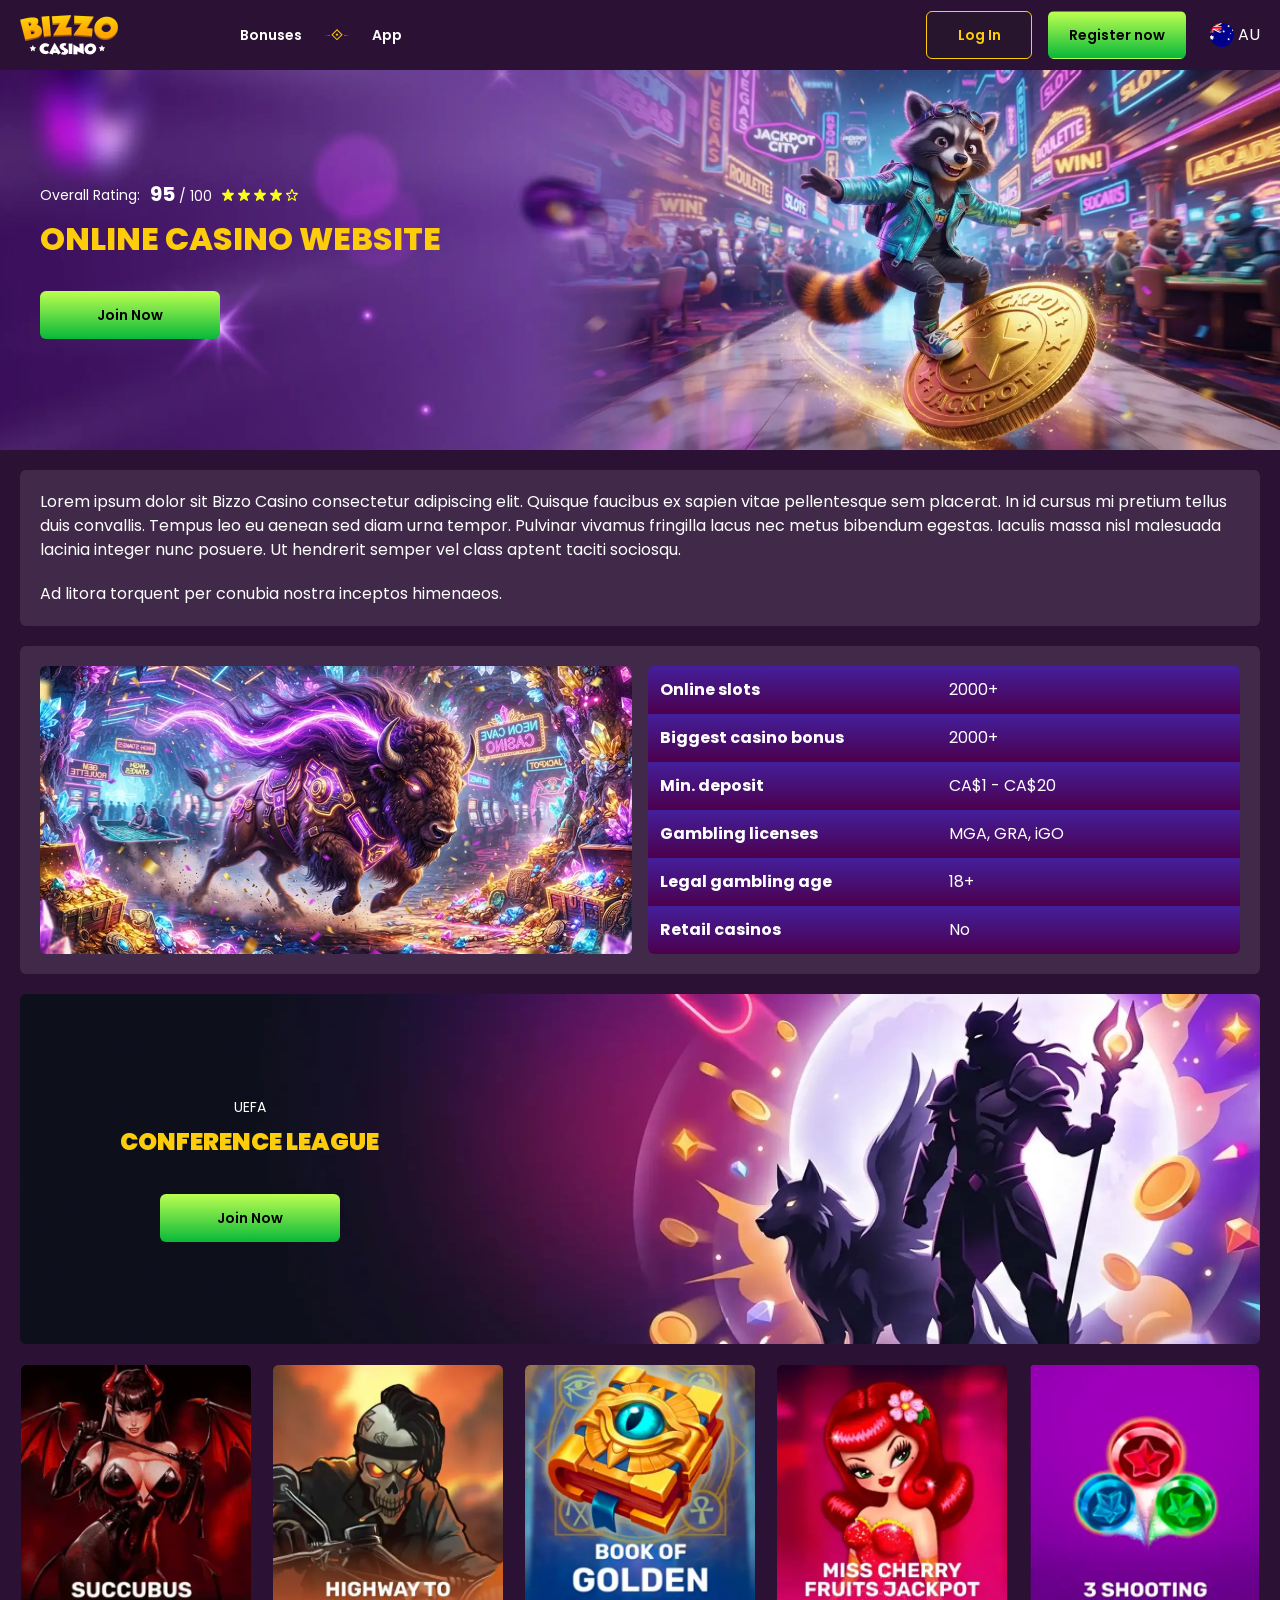
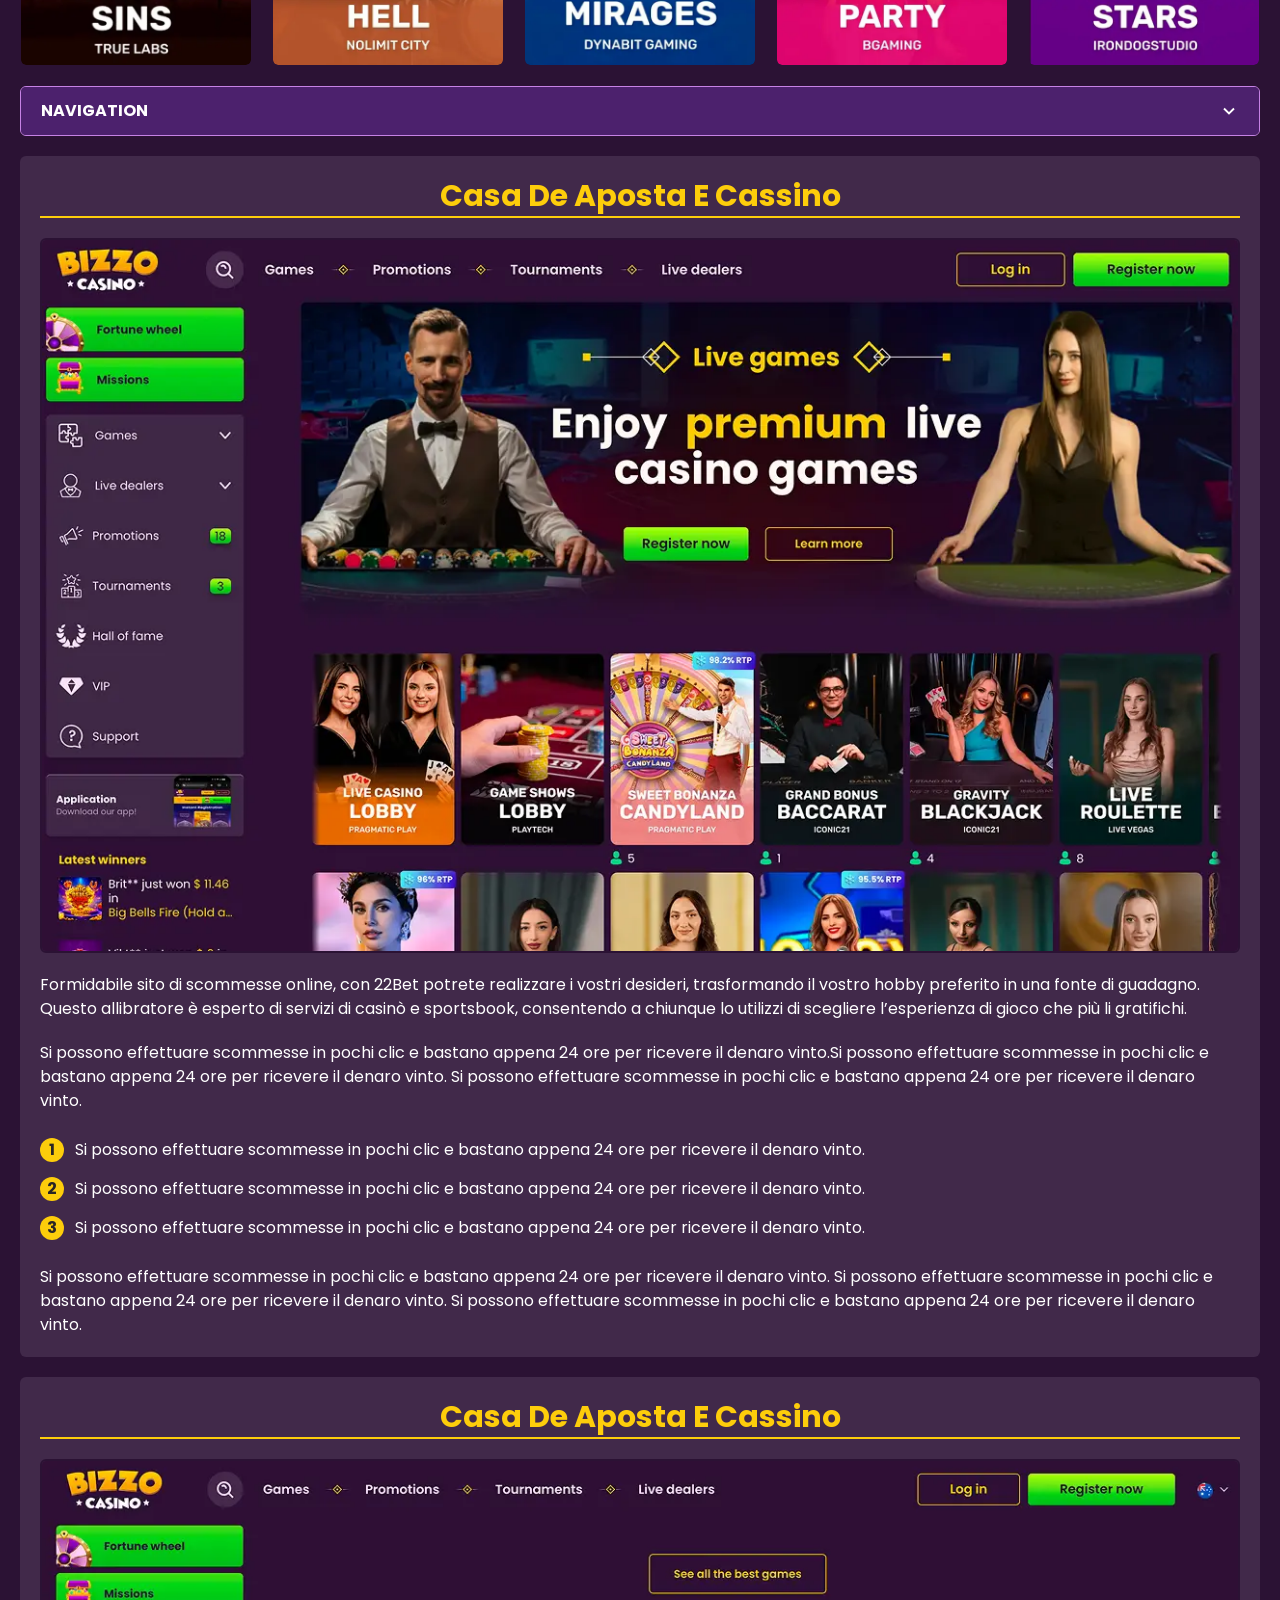
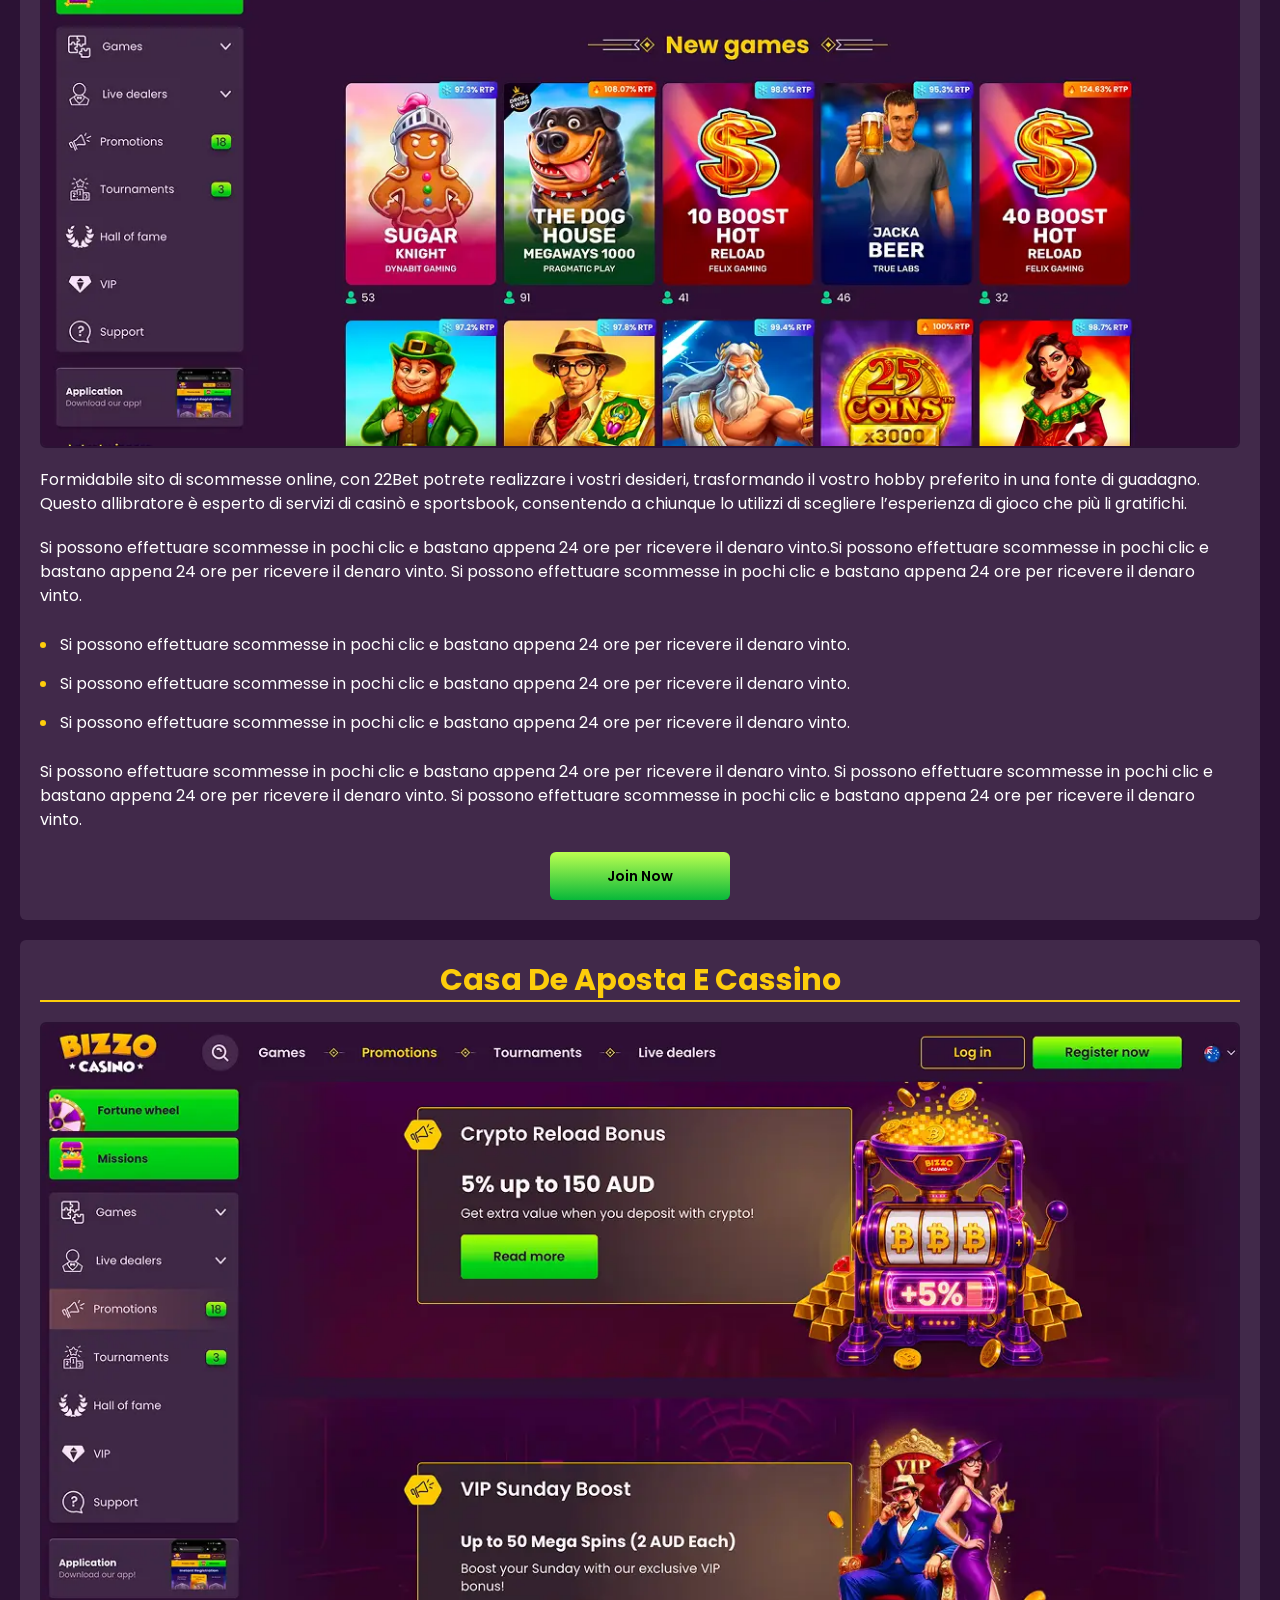
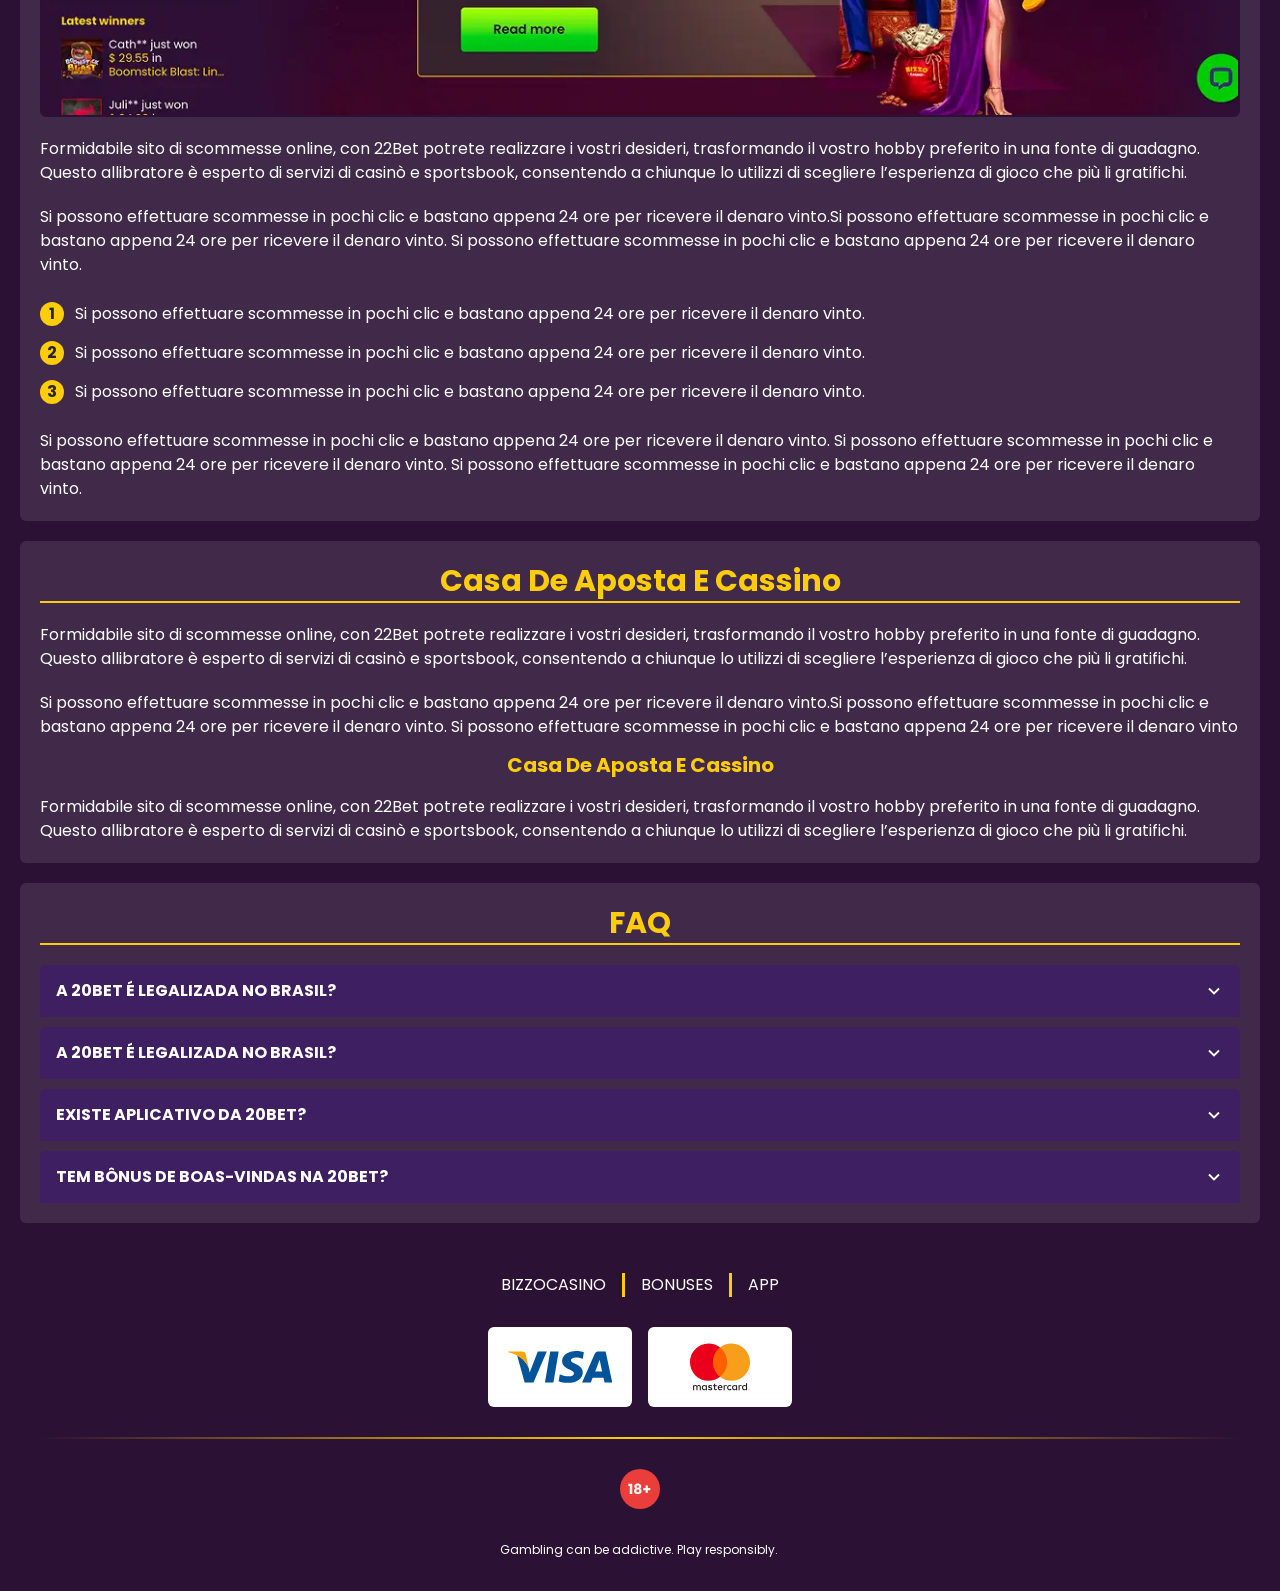
<file: index.html>
<!DOCTYPE html>
<html lang="en">
  <head>
    <meta charset="UTF-8" />
   
    <meta name="viewport" content="width=device-width, initial-scale=1.0" />
    <title>Bizzo Casino </title>
    <meta name="description" content />
    <meta property="og:site_name" content />
    <meta property="og:title" content />
    <meta property="og:type" content="website" />
    <meta property="og:url" content />
    <meta property="og:image" content />
    <meta property="og:image:alt" content />
    <meta property="og:locale" content="en" />
    <meta property="og:description" content />
    <link rel="preconnect" href="https://fonts.googleapis.com" />
    <link rel="preconnect" href="https://fonts.gstatic.com" crossorigin="anonymous" />
 <link href="https://fonts.googleapis.com/css2?family=Poppins:wght@100;200;300;400;500;600;700;800;900&display=swap" rel="stylesheet">
 <link href="https://fonts.googleapis.com/css2?family=Inter:wght@100..900&display=swap" rel="stylesheet">
 <link rel="stylesheet" href="./css/reset.css" />
    <link rel="stylesheet" href="./css/main.css" />
    <link rel="stylesheet" href="./css/media.css"/>
    <link rel="icon" href="./images/Group.png" type="image/x-icon"/>
    <script
    src="https://code.jquery.com/jquery-3.6.1.min.js"
    integrity="sha256-o88AwQnZB+VDvE9tvIXrMQaPlFFSUTR+nldQm1LuPXQ="
    crossorigin="anonymous"
  ></script>
  </head>
  <body>
    <header class="header">
      <section class="content header__content">
        <a href="./index.html" class="logo header__logo"
          ><img src="./images/logo.png" alt="logo" title
        /></a>
        <button class="header__btn-menu" >
          <svg width="16px" height="16px" viewBox="0 0 16 16" xmlns="http://www.w3.org/2000/svg">
              <rect y="0" width="16" height="3" rx="1.5"></rect>
              <rect y="6.5" width="16" height="3" rx="1.5"></rect>
              <rect y="13" width="16" height="3" rx="1.5"></rect>
            </svg>
        </button>

          <nav class="menu header__menu">
            <ul class="header__menu-list">
                
              <li class="" >
            
                <a href="./bonus.html" >
                <span>Bonuses</span>
              </a>
            
              </a>
            </li>
              <li>
                <a href="./app.html">
                 App
                </a>
              </li>
              
             
            </ul>
            <div class="header__button header__button-menu " >
              <a href="#" class="button  button__login-menu">log in</a>
              <a href="#" class="button button__menu">Register now</a>
            </div>
           
          </nav>
            <a href="#" class="button button__login">log in</a>
            <a href="#" class="button button__singup">Register now</a>
            <!-- <div id="clock" class="header__time">00:00</div> -->
            <a href="#" class="header__flag">
                <span><img src="./images/flag.png" alt="flag" title /></span>
              <span>au</span>
              </a>
      </section>
    </header>
     <main class="main home main-page">
        <section class=" hero hero__page">
           
            <div class="background">
              <img src="./images/main/bg-main.webp" alt="hero" title />
              
            </div>
            <div class="hero__wrapper">
              <div class="hero__data">
                <div class="hero__rating" >
                  <p>Overall Rating:</p>
                 
                  <span >
                    <span >95</span>
                  <span>/</span> 
                  <span >100</span>
                  
                  </span>
                  <div class="hero__ratingImg">
                    <img src="./images/rating-star.svg" alt="" title>
                    <img src="./images/rating-star.svg" alt="" title>
                    <img src="./images/rating-star.svg" alt="" title>
                    <img src="./images/rating-star.svg" alt="" title>
                    <img src="./images/rating-star1.svg" alt="" title>
                  </div>
                </div>
                <h1 class="title general hero__title">
                 Online Casino Website
                </h1>
                <!-- <p class="hero__text">The first thing that catches players' attention is the incredible simplicity of this casino.</p>
                -->
                <a href="#" class="button  hero__button">join now</a>
               
              </div>
             
            </div>
          </section>
      <section class="main__wrap main__wrap-page">
       
       <section class="content__wrapper content__wrapper-page">

         
        
       
          <section class="content article">
            <p>
             Lorem ipsum dolor sit Bizzo Casino consectetur adipiscing elit. Quisque faucibus ex sapien vitae pellentesque sem placerat. In id cursus mi pretium tellus duis convallis. Tempus leo eu aenean sed diam urna tempor. Pulvinar vivamus fringilla lacus nec metus bibendum egestas. Iaculis massa nisl malesuada lacinia integer nunc posuere. Ut hendrerit semper vel class aptent taciti sociosqu.
            </p>
            <p>
             Ad litora torquent per conubia nostra inceptos himenaeos.
            </p>
          </section>
      <section class="content features">
           <div class="features__content">
             <div class=" features__banner">
              <img src="./images/main/features-banner.webp" alt="" title />
              
            </div>
              <table class="features__table">
               <tbody class="features__group">
                 
                   <tr>
                   <td>Online slots</td>
                   <td>2000+</td>
                  </tr>
                  <tr>
                   <td>Biggest casino bonus</td>
                   <td>2000+</td>
                  </tr>
                  <tr>
                   <td>Min. deposit</td>
                   <td>CA$1 - CA$20</td>
                  </tr>
              
                     <tr>
                     <td>Gambling licenses</td>
                     <td>MGA, GRA, iGO</td>
                   </tr>
                   <tr>
                     <td>Legal gambling age</td>
                     <td>18+</td>
                   </tr>
                   <tr>
                     <td>Retail casinos</td>
                     <td>No</td>
                   </tr>
                
               </tbody>
             </table>
            
           </div>
         
           </section>  

        
             
             <section class="content banner banner-main">
            <div class="background ">
              
              <img src="./images/main/banner-main.webp" alt="banner" title />
              
            </div>
            <div class="banner__info">
               <p class="banner__subtitle">UEFA</p>
           
              <h2 class="title high banner__title-main">
          CONFERENCE LEAGUE
              </h2>
              <a href="#" class="button banner__button">Join Now</a>
            </div>
          </section>
          
           <section class="content casino">
           
              <ul class="casino__list ">
                <li class="casino__item">
                    <a href="#"><div class="casino__wrapper">
                      <img class="casino__img" src="./images/main/card-main1.webp" alt="" title>
                    <div class="casino__hover casino__hover-live">
                        
                        <div class="casino-box">
                            
                        <span  class="button  casino__buttons">Play now</span>
                        </div>
                    </div>
                    </div>
                    </a>
                </li>
                <li class="casino__item">
                  <a href="#"><div class="casino__wrapper">
                      <img class="casino__img" src="./images/main/card-main2.webp" alt="" title>
                    <div class="casino__hover casino__hover-live">
                        
                        <div class="casino-box">
                            
                        <span  class="button  casino__buttons">Play now</span>
                        </div>
                    </div>
                    </div>
                    </a>
              </li>
              <li class="casino__item">
              <a href="#"><div class="casino__wrapper">
                      <img class="casino__img" src="./images/main/card-main3.webp" alt="" title>
                    <div class="casino__hover casino__hover-live">
                        
                        <div class="casino-box">
                            
                        <span  class="button  casino__buttons">Play now</span>
                        </div>
                    </div>
                    </div>
                    </a>
            </li>
             <li class="casino__item">
                <a href="#"><div class="casino__wrapper">
                      <img class="casino__img" src="./images/main/card-main4.webp" alt="" title>
                    <div class="casino__hover casino__hover-live">
                        
                        <div class="casino-box">
                            
                        <span  class="button  casino__buttons">Play now</span>
                        </div>
                    </div>
                    </div>
                    </a>
            </li>
             <li class="casino__item">
                <a href="#"><div class="casino__wrapper">
                      <img class="casino__img" src="./images/main/card-main5.webp" alt="" title>
                    <div class="casino__hover casino__hover-live">
                        
                        <div class="casino-box">
                            
                        <span  class="button  casino__buttons">Play now</span>
                        </div>
                    </div>
                    </div>
                    </a>
            </li>
            
              </ul>
         </section>
              <section class="content menu-review__content">
              

            
                <div class="menu__review-desk menu__review-content">Navigation</div>
                <ul class="menu__review menu__review-list">
                  <li><a href="#">Lorem ipsum dolor sit</a></li>
                    <li><a href="#">Amet consectetur adipiscing</a></li>
                      <li><a href="#">Quisque faucibus ex sapien vitae</a></li>
                        <li><a href="#">Ut hendrerit sempero</a></li>
                          <li><a href="#">Pulvinar vivamus fringilla</a></li>
                           <li><a href="#">Ad litora torquent per conubia</a></li>
                         
                          
                </ul>
             
          
          </section>
          
        
          <section class="content article">
            <h2 class="title high article__title">Casa de Aposta e Cassino</h2>
             <div class="images">
              <img src="./images/main/image1-main.webp" alt="banner" title />
            </div>
            <p>
             Formidabile sito di scommesse online, con 22Bet potrete realizzare i vostri desideri, trasformando il vostro hobby preferito in una fonte di guadagno. Questo allibratore è esperto di servizi di casinò e sportsbook, consentendo a chiunque lo utilizzi di scegliere l’esperienza di gioco che più li gratifichi.
            </p>
            <p>
             Si possono effettuare scommesse in pochi clic e bastano appena 24 ore per ricevere il denaro vinto.Si possono effettuare scommesse in pochi clic e bastano appena 24 ore per ricevere il denaro vinto. Si possono effettuare scommesse in pochi clic e bastano appena 24 ore per ricevere il denaro vinto.
            </p>
           <ol>
              <li>Si possono effettuare scommesse in pochi clic e bastano appena 24 ore per ricevere il denaro vinto.</li>
              <li>Si possono effettuare scommesse in pochi clic e bastano appena 24 ore per ricevere il denaro vinto.</li>
              <li>Si possono effettuare scommesse in pochi clic e bastano appena 24 ore per ricevere il denaro vinto.</li>
            </ol>
            <p>Si possono effettuare scommesse in pochi clic e bastano appena 24 ore per ricevere il denaro vinto. Si possono effettuare scommesse in pochi clic e bastano appena 24 ore per ricevere il denaro vinto. Si possono effettuare scommesse in pochi clic e bastano appena 24 ore per ricevere il denaro vinto.</p>
          </section>
           <section class="content article">
            <h2 class="title high article__title">Casa de Aposta e Cassino</h2>
             <div class="images">
              <img src="./images/main/image2-main.webp" alt="banner" title />
            </div>
            <p>
             Formidabile sito di scommesse online, con 22Bet potrete realizzare i vostri desideri, trasformando il vostro hobby preferito in una fonte di guadagno. Questo allibratore è esperto di servizi di casinò e sportsbook, consentendo a chiunque lo utilizzi di scegliere l’esperienza di gioco che più li gratifichi.
            </p>
            <p>
             Si possono effettuare scommesse in pochi clic e bastano appena 24 ore per ricevere il denaro vinto.Si possono effettuare scommesse in pochi clic e bastano appena 24 ore per ricevere il denaro vinto. Si possono effettuare scommesse in pochi clic e bastano appena 24 ore per ricevere il denaro vinto.
            </p>
           <ul>
              <li>Si possono effettuare scommesse in pochi clic e bastano appena 24 ore per ricevere il denaro vinto.</li>
              <li>Si possono effettuare scommesse in pochi clic e bastano appena 24 ore per ricevere il denaro vinto.</li>
              <li>Si possono effettuare scommesse in pochi clic e bastano appena 24 ore per ricevere il denaro vinto.</li>
            </ul>
            <p>Si possono effettuare scommesse in pochi clic e bastano appena 24 ore per ricevere il denaro vinto. Si possono effettuare scommesse in pochi clic e bastano appena 24 ore per ricevere il denaro vinto. Si possono effettuare scommesse in pochi clic e bastano appena 24 ore per ricevere il denaro vinto.</p>
         <a href="#" class="button">join now</a>
          </section>
           <section class="content article">
            <h2 class="title high article__title">Casa de Aposta e Cassino</h2>
             <div class="images">
              <img src="./images/main/image3-main.webp" alt="banner" title />
            </div>
            <p>
             Formidabile sito di scommesse online, con 22Bet potrete realizzare i vostri desideri, trasformando il vostro hobby preferito in una fonte di guadagno. Questo allibratore è esperto di servizi di casinò e sportsbook, consentendo a chiunque lo utilizzi di scegliere l’esperienza di gioco che più li gratifichi.
            </p>
            <p>
             Si possono effettuare scommesse in pochi clic e bastano appena 24 ore per ricevere il denaro vinto.Si possono effettuare scommesse in pochi clic e bastano appena 24 ore per ricevere il denaro vinto. Si possono effettuare scommesse in pochi clic e bastano appena 24 ore per ricevere il denaro vinto.
            </p>
           <ol>
              <li>Si possono effettuare scommesse in pochi clic e bastano appena 24 ore per ricevere il denaro vinto.</li>
              <li>Si possono effettuare scommesse in pochi clic e bastano appena 24 ore per ricevere il denaro vinto.</li>
              <li>Si possono effettuare scommesse in pochi clic e bastano appena 24 ore per ricevere il denaro vinto.</li>
            </ol>
            <p>Si possono effettuare scommesse in pochi clic e bastano appena 24 ore per ricevere il denaro vinto. Si possono effettuare scommesse in pochi clic e bastano appena 24 ore per ricevere il denaro vinto. Si possono effettuare scommesse in pochi clic e bastano appena 24 ore per ricevere il denaro vinto.</p>
          </section>
           <section class="content article">
            <h2 class="title high article__title">Casa de Aposta e Cassino</h2>
            <p>Formidabile sito di scommesse online, con 22Bet potrete realizzare i vostri desideri, trasformando il vostro hobby preferito in una fonte di guadagno. Questo allibratore è esperto di servizi di casinò e sportsbook, consentendo a chiunque lo utilizzi di scegliere l’esperienza di gioco che più li gratifichi.</p>
            <p>Si possono effettuare scommesse in pochi clic e bastano appena 24 ore per ricevere il denaro vinto.Si possono effettuare scommesse in pochi clic e bastano appena 24 ore per ricevere il denaro vinto. Si possono effettuare scommesse in pochi clic e bastano appena 24 ore per ricevere il denaro vinto</p>
            <h3>Casa de Aposta e Cassino</h3>
            <p>Formidabile sito di scommesse online, con 22Bet potrete realizzare i vostri desideri, trasformando il vostro hobby preferito in una fonte di guadagno. Questo allibratore è esperto di servizi di casinò e sportsbook, consentendo a chiunque lo utilizzi di scegliere l’esperienza di gioco che più li gratifichi.</p>
           </section>

          <section class="content faq">
            <h2 class="title high faq__title">FAQ</h2>
            <ol class="faq__list " >
              <li class="faq__item"  >
                <h3 class="title medium faq__subtitle js-button-expander js-button-expander--faq"  >A 20Bet é legalizada no Brasil?
                 </h3>
                <div  class="faq__answer js-expand-content js-expand-content--faq" >
                  <p  >
                    Sim, a casa de apostas tem licença emitida por Curaçao, que é reconhecida no Brasil e a permite atuar por aqui.
                  </p>
                </div>
              </li>
              <li class="faq__item"  >
                <h3 class="title medium faq__subtitle js-button-expander js-button-expander--faq"  >A 20Bet é legalizada no Brasil?</h3>
                <div class="faq__answer js-expand-content js-expand-content--faq" >
                  <p  >
                    Sim, a casa de apostas tem licença emitida por Curaçao, que é reconhecida no Brasil e a permite atuar por aqui.
                  </p>
                </div>
              </li> 
              <li class="faq__item"  >
                <h3 class="title medium faq__subtitle js-button-expander js-button-expander--faq"  >Existe aplicativo da 20Bet?</h3>
                <div class="faq__answer js-expand-content js-expand-content--faq" >
                  <p  >
                   Sim, disponível para sistemas operacionais iOS e Android.
                  </p>
                </div>
              </li> 
              <li class="faq__item"  >
                <h3 class="title medium faq__subtitle js-button-expander js-button-expander--faq"  >Tem bônus de boas-vindas na 20Bet?</h3>
                <div class="faq__answer js-expand-content js-expand-content--faq" >
                  <p  >
                   O pacote especial para novos usuários da 20Bet paga 100% sobre o primeiro depósito, com limite de 600 BRL.
                  </p>
                </div>
              </li> 
             
            </ol>
          </section>
          
        </section> 
      
        <div class=""  onclick="scrollToTop()">
          <button class="main__arrow" id="scrollToTopBtn"></button>
        </div> 
        
      </section>
    </main> 
     <footer class=" footer ">
      <section class="content footer__content">
        <ul class="footer__menu">
         <li><a href="/">BizzoCasino</a></li>
         <li><a href="./bonus.html">bonuses</a></li>
         <li><a href="./app.html">app</a></li>
         
        </ul>
       
          <ul class="footer__cards-list">
           
            <li>
              <a href="#"
                ><img src="./images/footer-img1.svg" alt="card" title
              /></a>
            </li>
           <li>
              <a href="#"
                ><img src="./images/footer-img2.svg" alt="card" title
              /></a>
            </li> 
          </ul>
       
        <div class="footer__wrapp">
          <div class="footer__text">
           
            <p>Gambling can be addictive. Play responsibly.  
</p>
           
          </div>
          <div class="footer__age">
            <img src="./images/age.svg" alt="age" title />
          </div>
        </div>
      
      </section>
    </footer>
    <script src="./js/arrowUp.js" defer></script>
    <script src="./js/sidebar.js" defer></script>
    <script src="./js/expander.js" defer></script>
    <script src="./js/mobile-menu.js" defer></script>
    <!-- <script src="./js/clock.js" defer></script> -->
  </body>
</html>
</file>
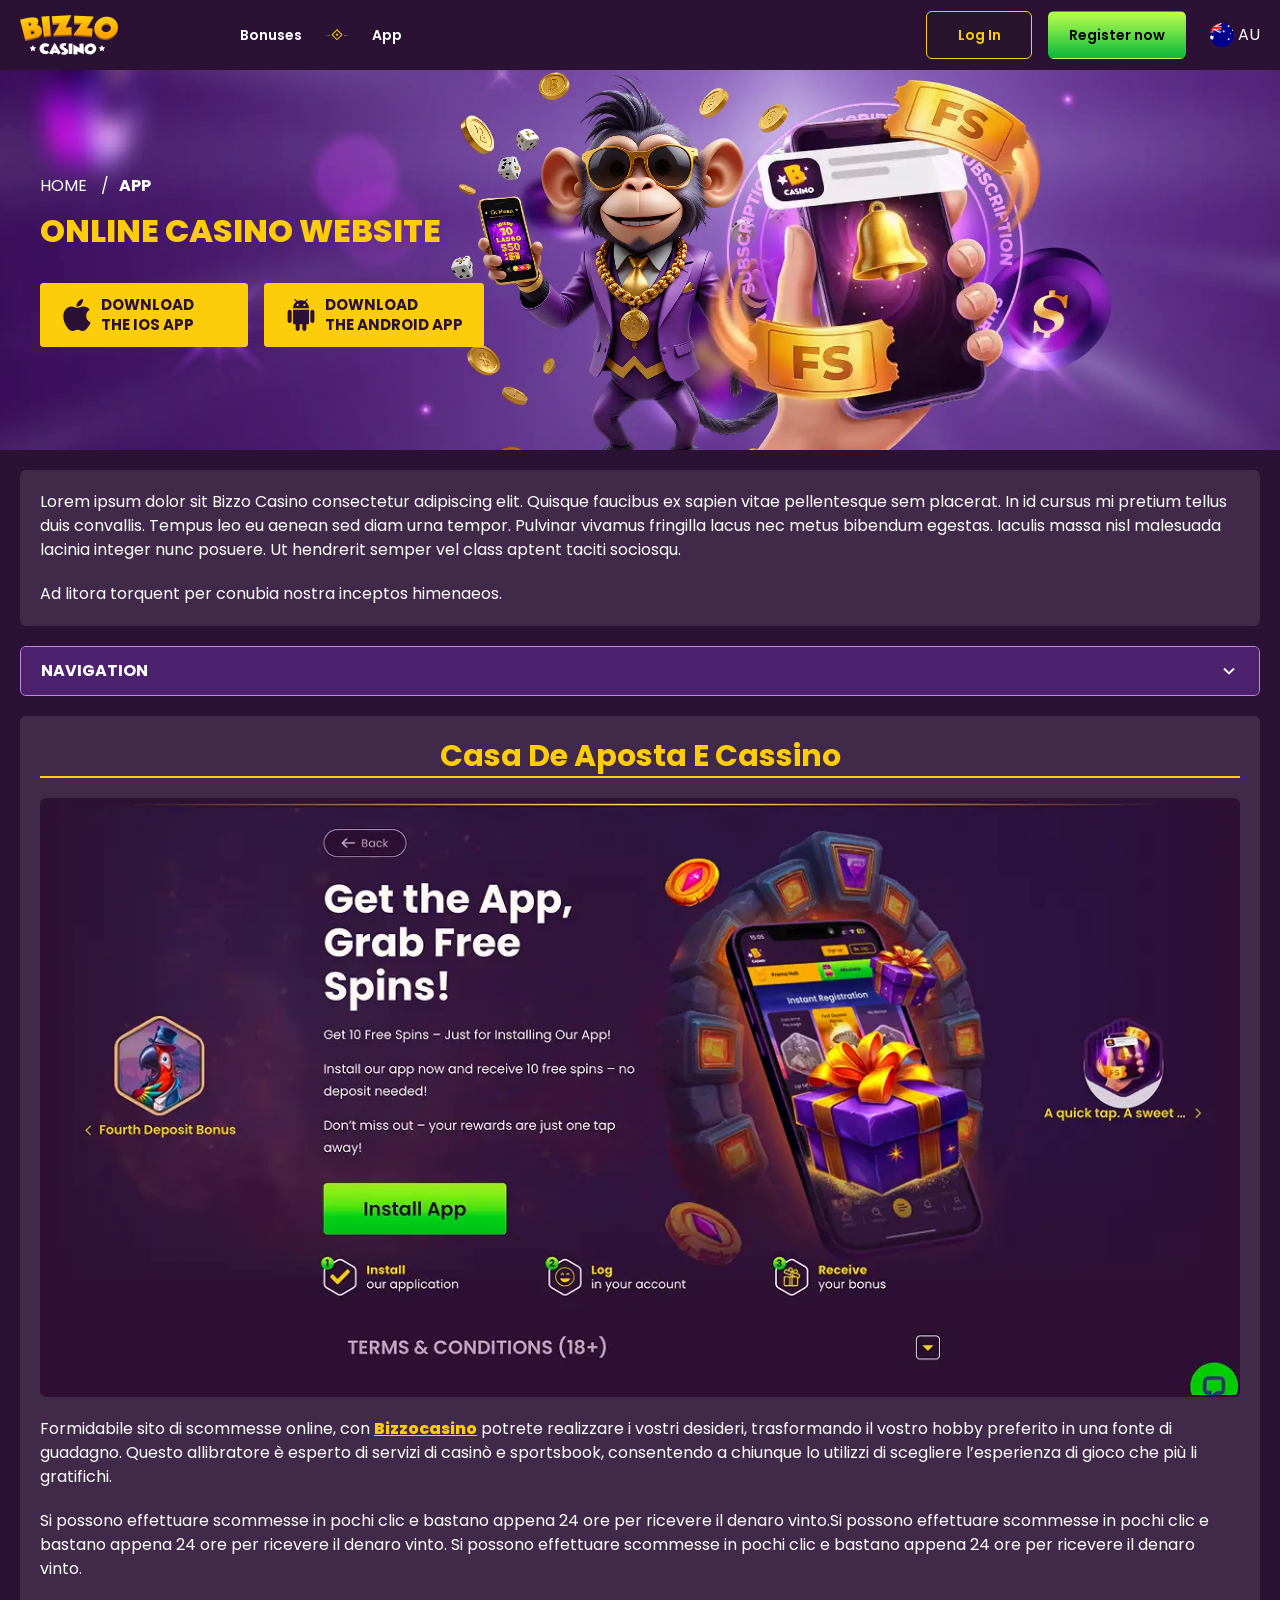
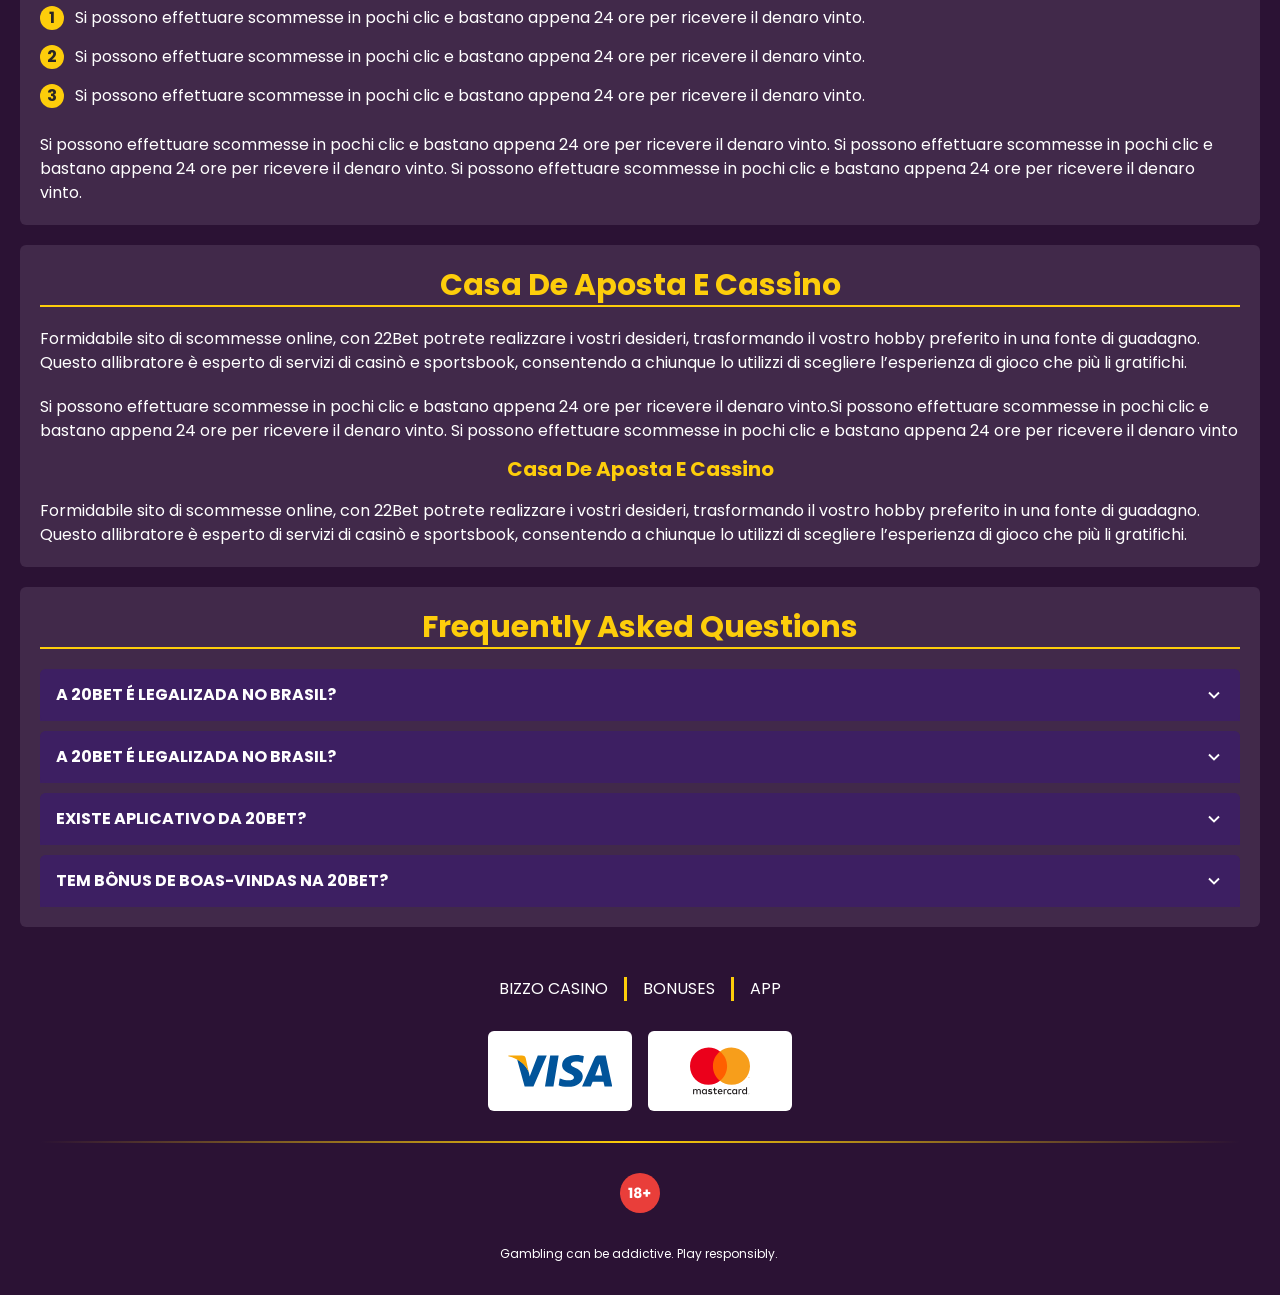
<file: app.html>
<!DOCTYPE html>
<html lang="en">
  <head>
    <meta charset="UTF-8" />
   
    <meta name="viewport" content="width=device-width, initial-scale=1.0" />
    <title>Bizzo Casino </title>
    <meta name="description" content />
    <meta property="og:site_name" content />
    <meta property="og:title" content />
    <meta property="og:type" content="website" />
    <meta property="og:url" content />
    <meta property="og:image" content />
    <meta property="og:image:alt" content />
    <meta property="og:locale" content="en" />
    <meta property="og:description" content />
    <link rel="preconnect" href="https://fonts.googleapis.com" />
    <link rel="preconnect" href="https://fonts.gstatic.com" crossorigin="anonymous" />
 <link href="https://fonts.googleapis.com/css2?family=Poppins:wght@100;200;300;400;500;600;700;800;900&display=swap" rel="stylesheet">
<link href="https://fonts.googleapis.com/css2?family=Inter:wght@100..900&display=swap" rel="stylesheet">
   <link rel="stylesheet" href="./css/reset.css" />
    <link rel="stylesheet" href="./css/main.css" />
    <link rel="stylesheet" href="./css/media.css"/>
    <link rel="icon" href="./images/Group.png" type="image/x-icon"/>
    <script
    src="https://code.jquery.com/jquery-3.6.1.min.js"
    integrity="sha256-o88AwQnZB+VDvE9tvIXrMQaPlFFSUTR+nldQm1LuPXQ="
    crossorigin="anonymous"
  ></script>
  </head>
  <body>
    <header class="header">
      <section class="content header__content">
        <a href="./index.html" class="logo header__logo"
          ><img src="./images/logo.png" alt="logo" title
        /></a>
        <button class="header__btn-menu" >
          <svg width="16px" height="16px" viewBox="0 0 16 16" xmlns="http://www.w3.org/2000/svg">
              <rect y="0" width="16" height="3" rx="1.5"></rect>
              <rect y="6.5" width="16" height="3" rx="1.5"></rect>
              <rect y="13" width="16" height="3" rx="1.5"></rect>
            </svg>
        </button>

          <nav class="menu header__menu">
           <ul class="header__menu-list">
                
              <li class="" >
            
                <a href="./bonus.html" >
                <span>Bonuses</span>
              </a>
            
              </a>
            </li>
              <li>
                <a href="./app.html">
                 App
                </a>
              </li>
              
             
            </ul>
            <div class="header__button header__button-menu " >
              <a href="#" class="button  button__login-menu">log in</a>
              <a href="#" class="button button__menu">Register now</a>
            </div>
           
          </nav>
            <a href="#" class="button button__login">log in</a>
            <a href="#" class="button button__singup">Register now</a>
            <!-- <div id="clock" class="header__time">00:00</div> -->
            <a href="#" class="header__flag">
                <span><img src="./images/flag.png" alt="flag" title /></span>
                <span>au</span>
              </a>
      </section>
    </header>
     <main class="main home main-page">
        <section class=" hero hero__page">
           
            <div class="background background-page">
              <img src="./images/app/bg-app.webp" alt="hero" title />
              
            </div>
            <div class="hero__wrapper hero__wrapper-page">
              <div class="hero__data hero__data-bonus">
                <ul
                class="breadcrumbs "
                
              >
                <li
                  
                >
                  <a href="#" >
                    <span >Home</span></a
                  >
                 
                </li>
                <li
                  
                >
                  <a href="/" > <span >App</span></a>
                 
                </li>
              </ul>
                <h1 class="title general hero__title">
                  Online Casino Website
                </h1>
                 <!-- <p class="hero__text">The first thing that catches players' attention is the incredible simplicity of this casino.</p>
                -->
              <div class="banner__content banner__content-app">
             
                  <a href="#" class="banner__btn banner__btn-app">
                    <img src="./images/app/apple.svg" alt="icon" title>
                   Download  </br> the
IOS app
                  </a>
                  <a href="#" class="banner__btn banner__btn-android"
                    > <img src="./images/app/android.svg" alt="icon" title>Download  </br> the
 Android app</a
                  >
                </div>
              </div>
             
            </div>
          </section>
      <section class="main__wrap main__wrap-page">
       
       <section class="content__wrapper content__wrapper-page">

         
        
       
          <section class="content article">
            <p>
             Lorem ipsum dolor sit Bizzo Casino consectetur adipiscing elit. Quisque faucibus ex sapien vitae pellentesque sem placerat. In id cursus mi pretium tellus duis convallis. Tempus leo eu aenean sed diam urna tempor. Pulvinar vivamus fringilla lacus nec metus bibendum egestas. Iaculis massa nisl malesuada lacinia integer nunc posuere. Ut hendrerit semper vel class aptent taciti sociosqu.
            </p>
            <p>
             Ad litora torquent per conubia nostra inceptos himenaeos.
            </p>
          </section>
         
       <section class="content menu-review__content">
              

            
                <div class="menu__review-desk menu__review-content">Navigation</div>
                <ul class="menu__review menu__review-list">
                  <li><a href="#">Lorem ipsum dolor sit</a></li>
                    <li><a href="#">Amet consectetur adipiscing</a></li>
                      <li><a href="#">Quisque faucibus ex sapien vitae</a></li>
                        <li><a href="#">Ut hendrerit sempero</a></li>
                          <li><a href="#">Pulvinar vivamus fringilla</a></li>
                           <li><a href="#">Ad litora torquent per conubia</a></li>
                         
                          
                </ul>
             
          
          </section>
        
          <section class="content article">
            <h2 class="title high article__title">Casa de Aposta e Cassino</h2>
             <div class="images">
              <img src="./images/app/image1-app.webp" alt="banner" title />
            </div>
            <p>
             Formidabile sito di scommesse online, con <a href="#">Bizzocasino</a> potrete realizzare i vostri desideri, trasformando il vostro hobby preferito in una fonte di guadagno. Questo allibratore è esperto di servizi di casinò e sportsbook, consentendo a chiunque lo utilizzi di scegliere l’esperienza di gioco che più li gratifichi.
            </p>
            <p>
             Si possono effettuare scommesse in pochi clic e bastano appena 24 ore per ricevere il denaro vinto.Si possono effettuare scommesse in pochi clic e bastano appena 24 ore per ricevere il denaro vinto. Si possono effettuare scommesse in pochi clic e bastano appena 24 ore per ricevere il denaro vinto.
            </p>
           <ol>
              <li>Si possono effettuare scommesse in pochi clic e bastano appena 24 ore per ricevere il denaro vinto.</li>
              <li>Si possono effettuare scommesse in pochi clic e bastano appena 24 ore per ricevere il denaro vinto.</li>
              <li>Si possono effettuare scommesse in pochi clic e bastano appena 24 ore per ricevere il denaro vinto.</li>
            </ol>
            <p>Si possono effettuare scommesse in pochi clic e bastano appena 24 ore per ricevere il denaro vinto. Si possono effettuare scommesse in pochi clic e bastano appena 24 ore per ricevere il denaro vinto. Si possono effettuare scommesse in pochi clic e bastano appena 24 ore per ricevere il denaro vinto.</p>
          </section>
         
         
           <section class="content article">
            <h2 class="title high article__title">Casa de Aposta e Cassino</h2>
            <p>Formidabile sito di scommesse online, con 22Bet potrete realizzare i vostri desideri, trasformando il vostro hobby preferito in una fonte di guadagno. Questo allibratore è esperto di servizi di casinò e sportsbook, consentendo a chiunque lo utilizzi di scegliere l’esperienza di gioco che più li gratifichi.</p>
            <p>Si possono effettuare scommesse in pochi clic e bastano appena 24 ore per ricevere il denaro vinto.Si possono effettuare scommesse in pochi clic e bastano appena 24 ore per ricevere il denaro vinto. Si possono effettuare scommesse in pochi clic e bastano appena 24 ore per ricevere il denaro vinto</p>
            <h3>Casa de Aposta e Cassino</h3>
            <p>Formidabile sito di scommesse online, con 22Bet potrete realizzare i vostri desideri, trasformando il vostro hobby preferito in una fonte di guadagno. Questo allibratore è esperto di servizi di casinò e sportsbook, consentendo a chiunque lo utilizzi di scegliere l’esperienza di gioco che più li gratifichi.</p>
           </section>

          <section class="content faq">
            <h2 class="title high faq__title">Frequently Asked Questions</h2>
            <ul class="faq__list " >
              <li class="faq__item"  >
                <h3 class="title medium faq__subtitle js-button-expander js-button-expander--faq"  >A 20Bet é legalizada no Brasil?
                 </h3>
                <div  class="faq__answer js-expand-content js-expand-content--faq" >
                  <p  >
                    Sim, a casa de apostas tem licença emitida por Curaçao, que é reconhecida no Brasil e a permite atuar por aqui.
                  </p>
                </div>
              </li>
              <li class="faq__item"  >
                <h3 class="title medium faq__subtitle js-button-expander js-button-expander--faq"  >A 20Bet é legalizada no Brasil?</h3>
                <div class="faq__answer js-expand-content js-expand-content--faq" >
                  <p  >
                    Sim, a casa de apostas tem licença emitida por Curaçao, que é reconhecida no Brasil e a permite atuar por aqui.
                  </p>
                </div>
              </li> 
              <li class="faq__item"  >
                <h3 class="title medium faq__subtitle js-button-expander js-button-expander--faq"  >Existe aplicativo da 20Bet?</h3>
                <div class="faq__answer js-expand-content js-expand-content--faq" >
                  <p  >
                   Sim, disponível para sistemas operacionais iOS e Android.
                  </p>
                </div>
              </li> 
              <li class="faq__item"  >
                <h3 class="title medium faq__subtitle js-button-expander js-button-expander--faq"  >Tem bônus de boas-vindas na 20Bet?</h3>
                <div class="faq__answer js-expand-content js-expand-content--faq" >
                  <p  >
                   O pacote especial para novos usuários da 20Bet paga 100% sobre o primeiro depósito, com limite de 600 BRL.
                  </p>
                </div>
              </li> 
             
            </ul>
          </section>
          
        </section> 
      
        <div class=""  onclick="scrollToTop()">
          <button class="main__arrow" id="scrollToTopBtn"></button>
        </div> 
        
      </section>
    </main> 
 <footer class=" footer ">
      <section class="content footer__content">
        <ul class="footer__menu">
         <li><a href="/">Bizzo Casino</a></li>
         <li><a href="./bonus.html">bonuses</a></li>
         <li><a href="./app.html">app</a></li>
         
        </ul>
       
          <ul class="footer__cards-list">
           
            <li>
              <a href="#"
                ><img src="./images/footer-img1.svg" alt="card" title
              /></a>
            </li>
           <li>
              <a href="#"
                ><img src="./images/footer-img2.svg" alt="card" title
              /></a>
            </li>
          </ul>
       
        <div class="footer__wrapp">
          <div class="footer__text">
           
            <p>Gambling can be addictive. Play responsibly. 
</p>
           
          </div>
          <div class="footer__age">
            <img src="./images/age.svg" alt="age" title />
          </div>
        </div>
      
      </section>
    </footer>
    <script src="./js/arrowUp.js" defer></script>
    <script src="./js/sidebar.js" defer></script>
    <script src="./js/expander.js" defer></script>
    <script src="./js/mobile-menu.js" defer></script>
    <!-- <script src="./js/clock.js" defer></script> -->
  </body>
</html>
</file>
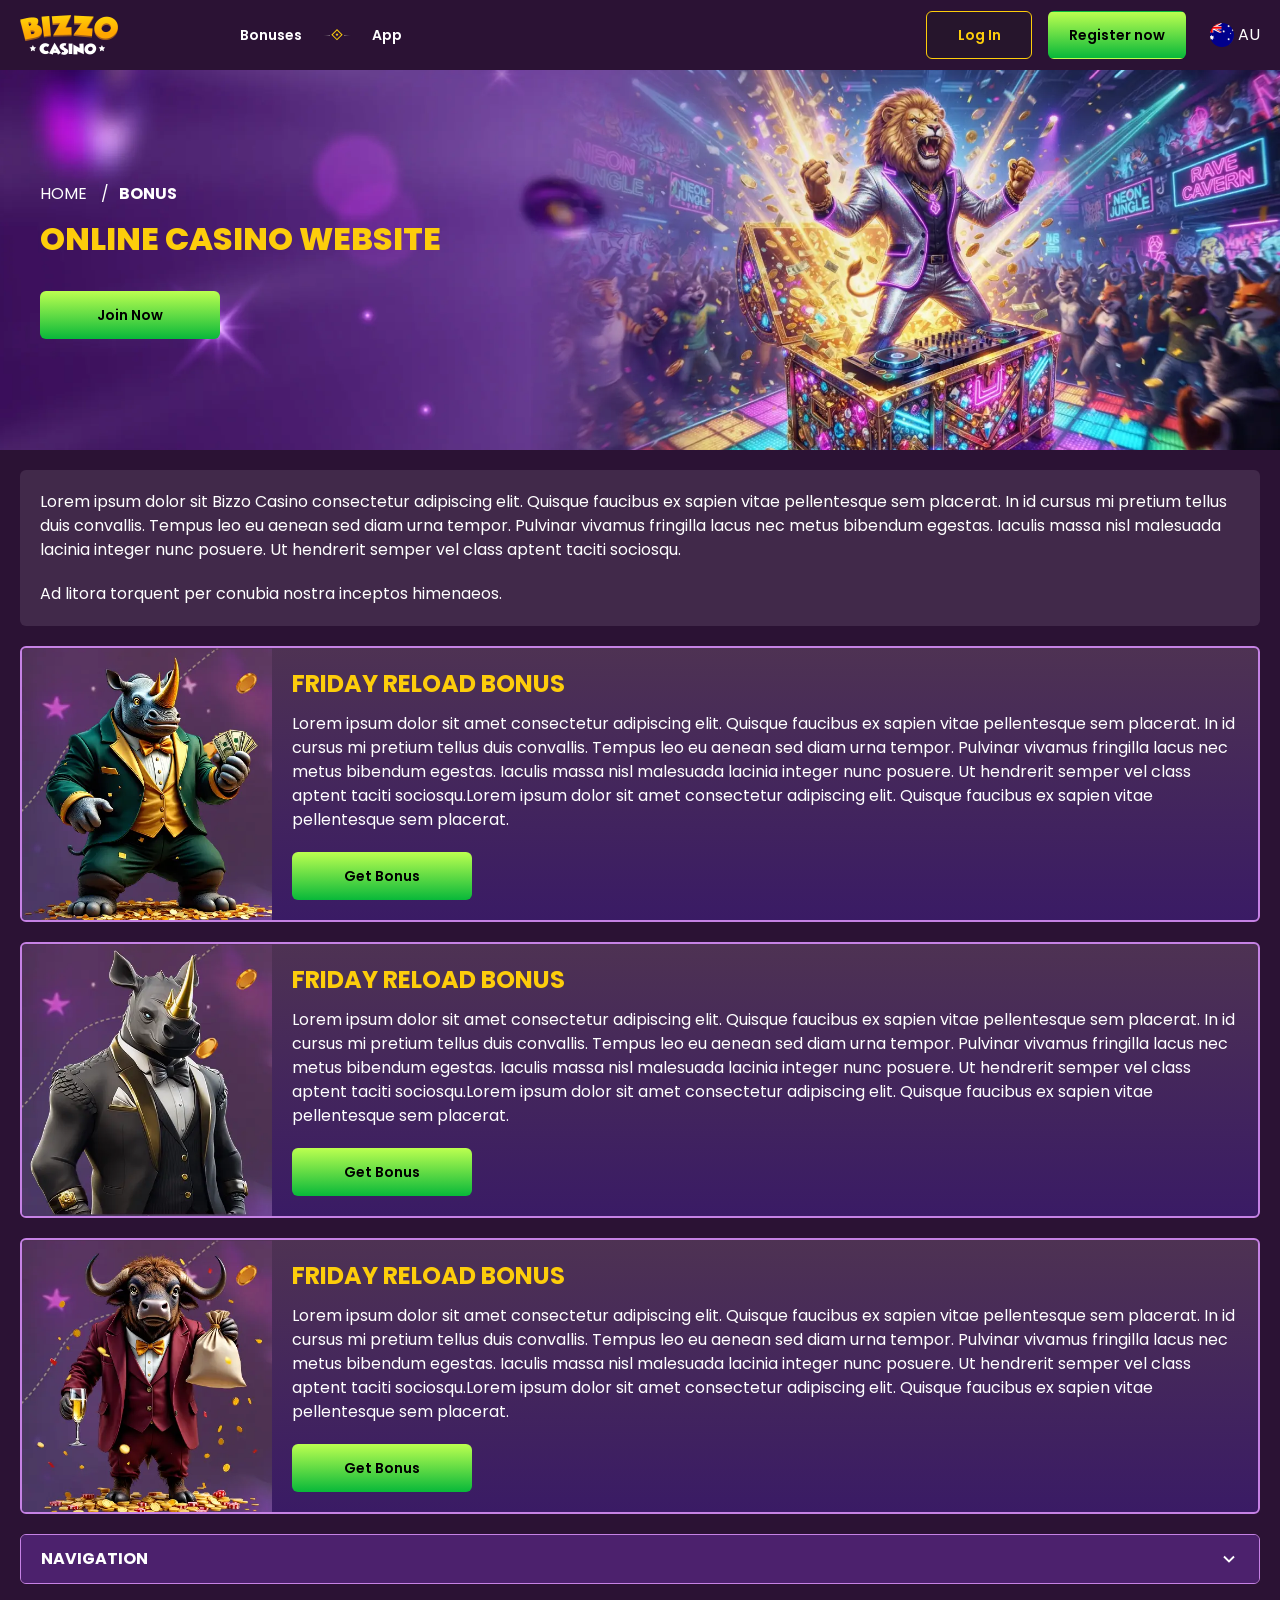
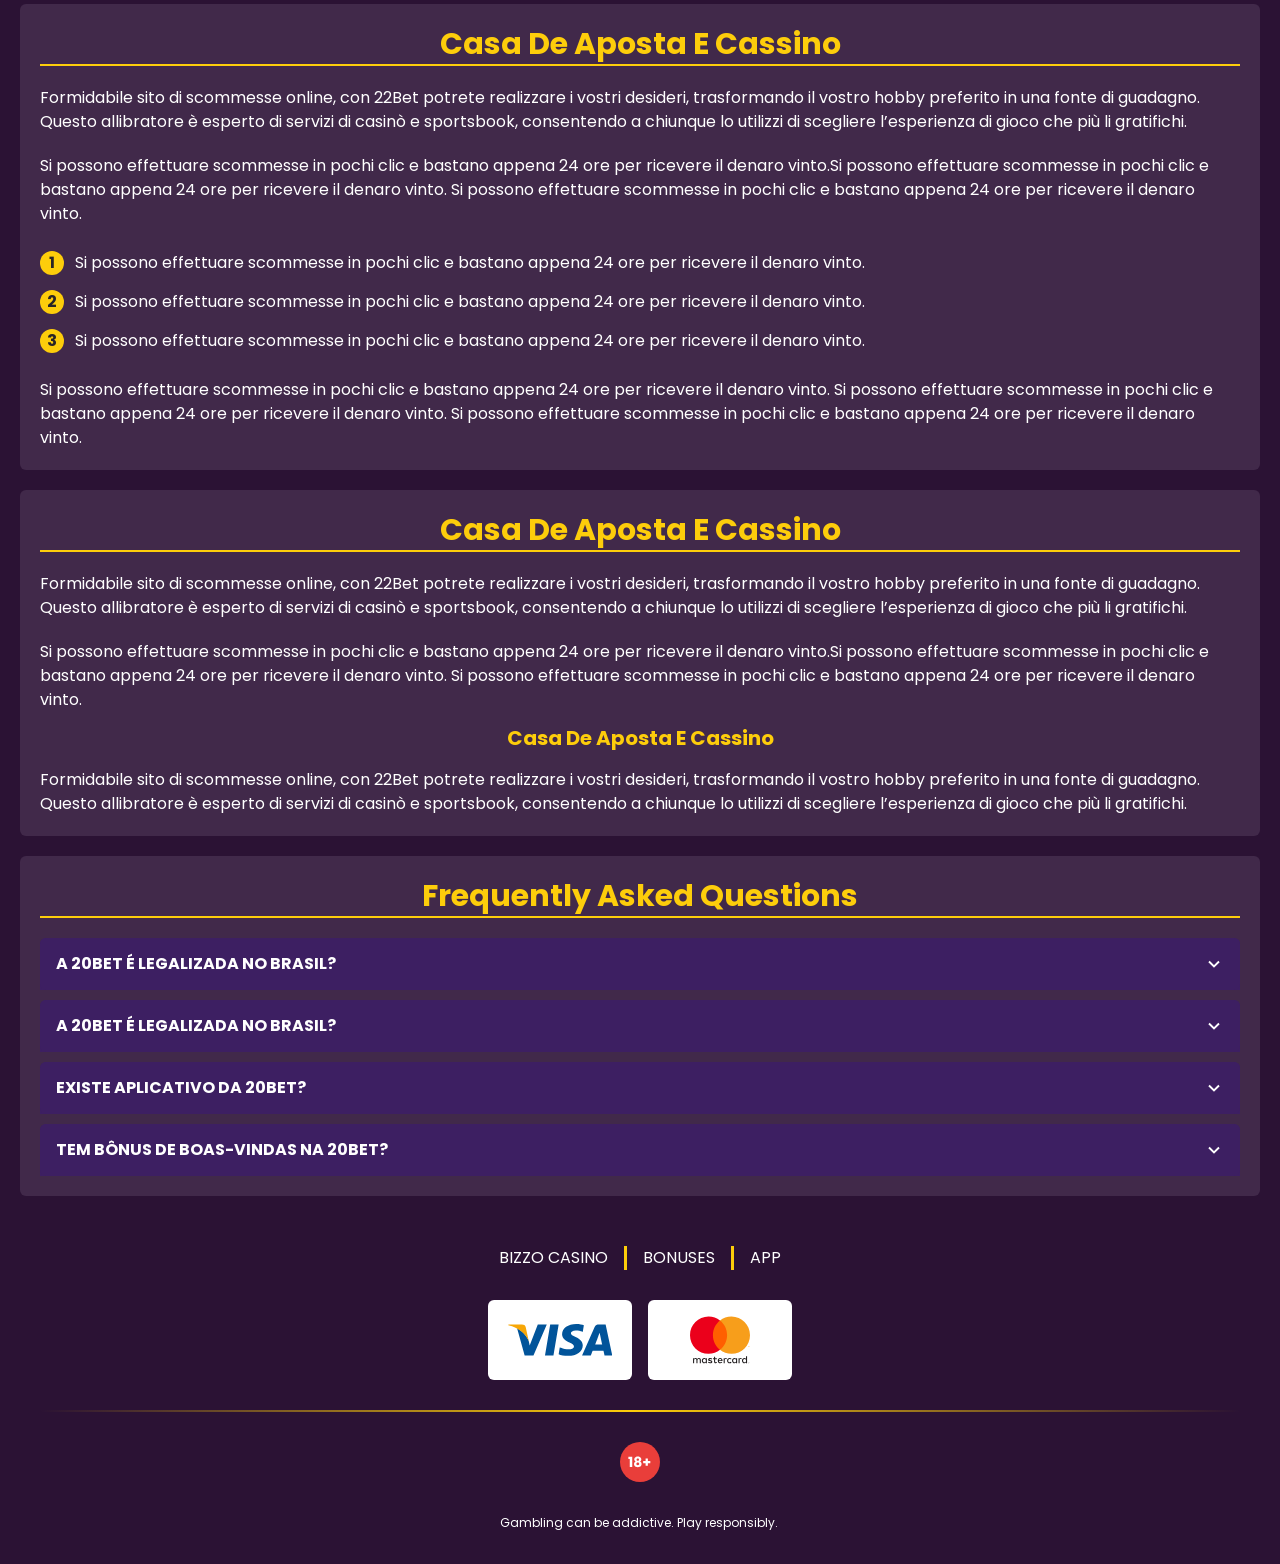
<file: bonus.html>
<!DOCTYPE html>
<html lang="en">
  <head>
    <meta charset="UTF-8" />
   
    <meta name="viewport" content="width=device-width, initial-scale=1.0" />
    <title>Bizzo Casino</title>
    <meta name="description" content />
    <meta property="og:site_name" content />
    <meta property="og:title" content />
    <meta property="og:type" content="website" />
    <meta property="og:url" content />
    <meta property="og:image" content />
    <meta property="og:image:alt" content />
    <meta property="og:locale" content="en" />
    <meta property="og:description" content />
    <link rel="preconnect" href="https://fonts.googleapis.com" />
    <link rel="preconnect" href="https://fonts.gstatic.com" crossorigin="anonymous" />
   <link href="https://fonts.googleapis.com/css2?family=Poppins:wght@100;200;300;400;500;600;700;800;900&display=swap" rel="stylesheet">
 <link href="https://fonts.googleapis.com/css2?family=Inter:wght@100..900&display=swap" rel="stylesheet">
    <link rel="stylesheet" href="./css/reset.css" />
    <link rel="stylesheet" href="./css/main.css" />
    <link rel="stylesheet" href="./css/media.css"/>
    <link rel="icon" href="./images/Group.png" type="image/x-icon"/>
    <script
    src="https://code.jquery.com/jquery-3.6.1.min.js"
    integrity="sha256-o88AwQnZB+VDvE9tvIXrMQaPlFFSUTR+nldQm1LuPXQ="
    crossorigin="anonymous"
  ></script>
  </head>
  <body>
  <header class="header">
      <section class="content header__content">
        <a href="./index.html" class="logo header__logo"
          ><img src="./images/logo.png" alt="logo" title
        /></a>
        <button class="header__btn-menu" >
          <svg width="16px" height="16px" viewBox="0 0 16 16" xmlns="http://www.w3.org/2000/svg">
              <rect y="0" width="16" height="3" rx="1.5"></rect>
              <rect y="6.5" width="16" height="3" rx="1.5"></rect>
              <rect y="13" width="16" height="3" rx="1.5"></rect>
            </svg>
        </button>

          <nav class="menu header__menu">
        <ul class="header__menu-list">
                
              <li class="" >
            
                <a href="./bonus.html" >
                <span>Bonuses</span>
              </a>
            
              </a>
            </li>
              <li>
                <a href="./app.html">
                 App
                </a>
              </li>
              
             
            </ul>
            <div class="header__button header__button-menu " >
              <a href="#" class="button  button__login-menu">log in</a>
              <a href="#" class="button button__menu">Register now</a>
            </div>
           
          </nav>
            <a href="#" class="button button__login">log in</a>
            <a href="#" class="button button__singup">Register now</a>
            <!-- <div id="clock" class="header__time">00:00</div> -->
            <a href="#" class="header__flag">
                <span><img src="./images/flag.png" alt="flag" title /></span>
                <span>au</span>
              </a>
      </section>
    </header>
     <main class="main home main-page">
        <section class=" hero hero__page">
           
            <div class="background ">
              <img src="./images/bonus/bg-bonus.webp" alt="hero" title />
              
            </div>
            <div class="hero__wrapper hero__wrapper-page">
              <div class="hero__data hero__data-bonus">
                <ul
                class="breadcrumbs "
                
              >
                <li
                  
                >
                  <a href="/" >
                    <span >Home</span></a
                  >
                 
                </li>
                <li
                  
                >
                  <a href="#" > <span >Bonus</span></a>
                 
                </li>
              </ul>
                <h1 class="title general hero__title">
                  Online Casino Website
                </h1>
                 <!-- <p class="hero__text">The first thing that catches players' attention is the incredible simplicity of this casino.</p>
                -->
                <a href="#" class="button  hero__button ">join now</a>
               
              </div>
             
            </div>
          </section>
      <section class="main__wrap main__wrap-page">
       
       <section class="content__wrapper content__wrapper-page">
        <section class="content article">
            <p>
             Lorem ipsum dolor sit Bizzo Casino consectetur adipiscing elit. Quisque faucibus ex sapien vitae pellentesque sem placerat. In id cursus mi pretium tellus duis convallis. Tempus leo eu aenean sed diam urna tempor. Pulvinar vivamus fringilla lacus nec metus bibendum egestas. Iaculis massa nisl malesuada lacinia integer nunc posuere. Ut hendrerit semper vel class aptent taciti sociosqu.
            </p>
            <p>
             Ad litora torquent per conubia nostra inceptos himenaeos.
            </p>
          </section>
        
          <section class="content bonuses">
            <ul class="bonuses__list">
               <li class="  bonuses__item">
                 
                 <div class="images__wrap">
                   <div class=" bonuses__img">
                     <img src="./images/bonus/banner-bonus1.webp" alt="" title="">
                  </div>
                  <div class="bonuses__desc">
                     <div class="wrap">
                        
                        <h2 class="title high bonuses__title">Friday Reload Bonus</h2>
                        <div class="bonuses__text">
                           <p>Lorem ipsum dolor sit amet consectetur adipiscing elit. Quisque faucibus ex sapien vitae pellentesque sem placerat. In id cursus mi pretium tellus duis convallis. Tempus leo eu aenean sed diam urna tempor. Pulvinar vivamus fringilla lacus nec metus bibendum egestas. Iaculis massa nisl malesuada lacinia integer nunc posuere. Ut hendrerit semper vel class aptent taciti sociosqu.Lorem ipsum dolor sit amet consectetur adipiscing elit. Quisque faucibus ex sapien vitae pellentesque sem placerat.</p>
                          </div>
                        
                     </div>
                     <div class="bonuses__buttons">
                      <a href="#" class="button bonuses__button">Get  Bonus</a>
                  
                      
                   </div>
                  </div>
                 </div>
                  
               </li>
               <li class="bonuses__item">
                 <div class="images__wrap">
                  <div class=" bonuses__img">
                     <img src="./images/bonus/banner-bonus2.webp" alt="" title="">
                  </div>
                     <div class="bonuses__desc">
                     <div class="wrap">
                        
                        <h2 class="title high bonuses__title">Friday Reload Bonus</h2>
                        <div class="bonuses__text">
                           <p>Lorem ipsum dolor sit amet consectetur adipiscing elit. Quisque faucibus ex sapien vitae pellentesque sem placerat. In id cursus mi pretium tellus duis convallis. Tempus leo eu aenean sed diam urna tempor. Pulvinar vivamus fringilla lacus nec metus bibendum egestas. Iaculis massa nisl malesuada lacinia integer nunc posuere. Ut hendrerit semper vel class aptent taciti sociosqu.Lorem ipsum dolor sit amet consectetur adipiscing elit. Quisque faucibus ex sapien vitae pellentesque sem placerat.</p>
                          </div>
                        
                     </div>
                     <div class="bonuses__buttons">
                      <a href="#" class="button bonuses__button">Get  Bonus</a>
                      
                      
                   </div>
                  </div>
                 </div>
               </li>
               <li class="bonuses__item">
                <div class="images__wrap">
                  <div class=" bonuses__img">
                     <img src="./images/bonus/banner-bonus3.webp" alt="" title="">
                  </div>
                   <div class="bonuses__desc">
                     <div class="wrap">
                        
                        <h2 class="title high bonuses__title">Friday Reload Bonus</h2>
                        <div class="bonuses__text">
                           <p>Lorem ipsum dolor sit amet consectetur adipiscing elit. Quisque faucibus ex sapien vitae pellentesque sem placerat. In id cursus mi pretium tellus duis convallis. Tempus leo eu aenean sed diam urna tempor. Pulvinar vivamus fringilla lacus nec metus bibendum egestas. Iaculis massa nisl malesuada lacinia integer nunc posuere. Ut hendrerit semper vel class aptent taciti sociosqu.Lorem ipsum dolor sit amet consectetur adipiscing elit. Quisque faucibus ex sapien vitae pellentesque sem placerat.</p>
                          </div>
                        
                     </div>
                     <div class="bonuses__buttons">
                      <a href="#" class="button bonuses__button">Get  Bonus</a>
                      
                   </div>
                  </div>
                </div>
               </li>
          
            </ul>
         </section>
            <section class="content menu-review__content">
              

            
                <div class="menu__review-desk menu__review-content">Navigation</div>
                <ul class="menu__review menu__review-list">
                  <li><a href="#">Lorem ipsum dolor sit</a></li>
                    <li><a href="#">Amet consectetur adipiscing</a></li>
                      <li><a href="#">Quisque faucibus ex sapien vitae</a></li>
                        <li><a href="#">Ut hendrerit sempero</a></li>
                          <li><a href="#">Pulvinar vivamus fringilla</a></li>
                           <li><a href="#">Ad litora torquent per conubia</a></li>
                         
                          
                </ul>
             
          
          </section>
         
         <section class="content article">
            <h2 class="title high article__title">Casa de Aposta e Cassino</h2>
            
            <p>
             Formidabile sito di scommesse online, con 22Bet potrete realizzare i vostri desideri, trasformando il vostro hobby preferito in una fonte di guadagno. Questo allibratore è esperto di servizi di casinò e sportsbook, consentendo a chiunque lo utilizzi di scegliere l’esperienza di gioco che più li gratifichi.
            </p>
            <p>
             Si possono effettuare scommesse in pochi clic e bastano appena 24 ore per ricevere il denaro vinto.Si possono effettuare scommesse in pochi clic e bastano appena 24 ore per ricevere il denaro vinto. Si possono effettuare scommesse in pochi clic e bastano appena 24 ore per ricevere il denaro vinto.
            </p>
           <ol>
              <li>Si possono effettuare scommesse in pochi clic e bastano appena 24 ore per ricevere il denaro vinto.</li>
              <li>Si possono effettuare scommesse in pochi clic e bastano appena 24 ore per ricevere il denaro vinto.</li>
              <li>Si possono effettuare scommesse in pochi clic e bastano appena 24 ore per ricevere il denaro vinto.</li>
            </ol>
            <p>Si possono effettuare scommesse in pochi clic e bastano appena 24 ore per ricevere il denaro vinto. Si possono effettuare scommesse in pochi clic e bastano appena 24 ore per ricevere il denaro vinto. Si possono effettuare scommesse in pochi clic e bastano appena 24 ore per ricevere il denaro vinto.</p>
          </section>
           <section class="content article">
            <h2 class="title high article__title">Casa de Aposta e Cassino</h2>
            
            <p>
             Formidabile sito di scommesse online, con 22Bet potrete realizzare i vostri desideri, trasformando il vostro hobby preferito in una fonte di guadagno. Questo allibratore è esperto di servizi di casinò e sportsbook, consentendo a chiunque lo utilizzi di scegliere l’esperienza di gioco che più li gratifichi.
            </p>
            <p>
             Si possono effettuare scommesse in pochi clic e bastano appena 24 ore per ricevere il denaro vinto.Si possono effettuare scommesse in pochi clic e bastano appena 24 ore per ricevere il denaro vinto. Si possono effettuare scommesse in pochi clic e bastano appena 24 ore per ricevere il denaro vinto.
            </p>
          
            <h3>Casa de Aposta e Cassino</h3>
            <p>Formidabile sito di scommesse online, con 22Bet potrete realizzare i vostri desideri, trasformando il vostro hobby preferito in una fonte di guadagno. Questo allibratore è esperto di servizi di casinò e sportsbook, consentendo a chiunque lo utilizzi di scegliere l’esperienza di gioco che più li gratifichi.</p>
          </section>
        
           <section class="content faq">
            <h2 class="title high faq__title">Frequently Asked Questions</h2>
            <ul class="faq__list " >
              <li class="faq__item"  >
                <h3 class="title medium faq__subtitle js-button-expander js-button-expander--faq"  >A 20Bet é legalizada no Brasil?
                 </h3>
                <div  class="faq__answer js-expand-content js-expand-content--faq" >
                  <p  >
                    Sim, a casa de apostas tem licença emitida por Curaçao, que é reconhecida no Brasil e a permite atuar por aqui.
                  </p>
                </div>
              </li>
              <li class="faq__item"  >
                <h3 class="title medium faq__subtitle js-button-expander js-button-expander--faq"  >A 20Bet é legalizada no Brasil?</h3>
                <div class="faq__answer js-expand-content js-expand-content--faq" >
                  <p  >
                    Sim, a casa de apostas tem licença emitida por Curaçao, que é reconhecida no Brasil e a permite atuar por aqui.
                  </p>
                </div>
              </li> 
              <li class="faq__item"  >
                <h3 class="title medium faq__subtitle js-button-expander js-button-expander--faq"  >Existe aplicativo da 20Bet?</h3>
                <div class="faq__answer js-expand-content js-expand-content--faq" >
                  <p  >
                   Sim, disponível para sistemas operacionais iOS e Android.
                  </p>
                </div>
              </li> 
              <li class="faq__item"  >
                <h3 class="title medium faq__subtitle js-button-expander js-button-expander--faq"  >Tem bônus de boas-vindas na 20Bet?</h3>
                <div class="faq__answer js-expand-content js-expand-content--faq" >
                  <p  >
                   O pacote especial para novos usuários da 20Bet paga 100% sobre o primeiro depósito, com limite de 600 BRL.
                  </p>
                </div>
              </li> 
             
            </ul>
          </section>
          
        </section> 
        
       
        <div class=""  onclick="scrollToTop()">
          <button class="main__arrow" id="scrollToTopBtn"></button>
        </div> 
      </section>
    </main> 
     <footer class=" footer ">
      <section class="content footer__content">
        <ul class="footer__menu">
         <li><a href="/">Bizzo Casino</a></li>
         <li><a href="./bonus.html">bonuses</a></li>
         <li><a href="./app.html">app</a></li>
         
        </ul>
       
          <ul class="footer__cards-list">
           
            <li>
              <a href="#"
                ><img src="./images/footer-img1.svg" alt="card" title
              /></a>
            </li>
           <li>
              <a href="#"
                ><img src="./images/footer-img2.svg" alt="card" title
              /></a>
            </li> 
          </ul>
       
        <div class="footer__wrapp">
          <div class="footer__text">
           
            <p>Gambling can be addictive. Play responsibly. 
</p>
           
          </div>
          <div class="footer__age">
            <img src="./images/age.svg" alt="age" title />
          </div>
        </div>
      
      </section>
    </footer>
    
    <script src="./js/sidebar.js" defer></script>
    <script src="./js/expander.js" defer></script>
    <script src="./js/mobile-menu.js" defer></script>
    <!-- <script src="./js/clock.js" defer></script> -->
     <script src="./js/arrowUp.js" defer></script>
  </body>
</html>
</file>
<file: css/main.css>
html{
    -webkit-text-size-adjust: 100%;
    scroll-behavior: smooth;
      overflow-x: hidden;
  }
  
  body {
      display: block;
      position: relative;
      width: 100%;
  background: #2B1234;

 font-family: 'Poppins', sans-serif;
      font-size: 16px;
      font-weight: 400;
      line-height: 150%;
      text-align: left;
      color:#FFFFFF;
      overflow-x: hidden;
    }
  

    
    .content {
      display: block;
      position: relative;
      width: 100%;
      max-width: 1020px;
      max-width: 100%;
      /* overflow: hidden; */
      border-radius: 6px;
background: #41294A;

      padding: 20px;
      margin: 0 auto 20px auto;
    }
    
    h1,
    h2,
    h3,
    h4,
    .title {
      display: block;
      position: relative;
      font-size: 32px;
      font-weight: 800;
      line-height: 25px;
      text-align: center;
      color: #FDCD0B;
    }
    
    h1,
    .title.general {
      text-transform: uppercase;
    }
    
    h2,
    .title.high {
      display: flex;
      align-items: center;
      justify-content: center;
      font-weight: 700;
      font-size: 30px;
      line-height: 40px;
      text-transform: capitalize;
      color: #FDCD0B;
gap: 16px;
border-bottom: 2px solid #FDCD0B;
   
    }


    h3,
    title.medium {
      font-weight: 700;
      font-size: 20px;
      line-height: 100%;
      text-align: center;
          text-transform: capitalize;
      color: #FDCD0B;
   
 
    }
    
    article > *,
    .article > *,
    .desk > * {
      margin-top: 20px;
    }
    
    article > *:first-child,
    .article > *:first-child,
    .desk > *:first-child {
      margin-top: 0 !important;
    }
    
    article > h2,
    .article > h2,
    .desk > h2 {
      margin-top: 32px;
    }
    
    article > h3,
    .article > h3,
    .desk > h3 {
      margin-top: 16px;
    }
    
    .button {
      
      position: relative;
    display: inline-block;
      min-width: 180px;
      height:48px;
      width: fit-content;
   background: linear-gradient(180deg, #BCFF50 0%, #08B83A 100%);

      overflow: hidden;
      font-size: 14px;
      font-weight: 600;
      line-height:24px;
      text-align: center;
      align-items: center;
      justify-content: center;
      text-decoration: none;
      text-transform: capitalize;
      color: #000000;
      white-space: nowrap;
      cursor: pointer;
      padding: 12px 20px;
      margin: 0 auto;
   border-radius: 6px;
      transition: all 0.5s;
    }
    
    .button:hover {
     transform: scale(1.1);
    }
    
    
    .header,
    .main ,.footer {
      display: flex;
      position: relative;
      justify-content: space-between;
      align-items: center;
     
      max-width: 1600px;
      max-width: 100%;
      
      margin: 0 auto;
    }
    
    .background{
      display: block;
      position: absolute;
      bottom: 0;left: 0;
      height: 100%;
      width: 100%;
      overflow: hidden;
    }
    
    .background img{
      position: relative;
      width: 100%;height: 100%;object-fit: cover;
      object-position: center top;
      
    }

    .background-page img{
      border-radius: 0;
    }
    
    .images img{
      border-radius: 6px;
      width: 100%;
      height: 100%;
      overflow: hidden;
      display: block;
    border: 2px solid #2B1234;
    }

    .faq {
      overflow-anchor: none;
    }
    
    /* -------------------HEADER---------------- */
    .header {
      position: fixed;
      top: 0;
      left: 0;
      right: 0;
      width: 100%;
      z-index: 100;

 background: #2B1234;

    }
    
    .header__content {
      position: relative;
      display: flex;
      flex-direction: row;
      align-items: center;
      justify-content: space-between;
      max-width: 1440px;
      max-height: 70px;
      border-radius: 0;
 background: #2B1234;

      box-shadow: none;
border: none;
      padding: 15px 90px;
      margin: 0 auto;
    }
    
    .logo {
      display: block;
      position: relative;
      flex: 0 0 103px;
      margin-right: 97px;
    }
    
    .logo img {
      display: block;
      position: relative;
      width: auto;
      max-height: 40px;
    }
    
    .logo:hover{
      transform: scale(1.1);
    }
    .header__menu {
      display: flex;
      white-space: nowrap;
      max-height: calc(100vh - 70px);
       scrollbar-width: none; 
  -ms-overflow-style: none; 
  
    }
    .header__menu::-webkit-scrollbar {
  display: none; 
}
    
    
    .header__menu-list {
      display: flex;
      justify-content: center;
      align-items: center;
      white-space: nowrap;
      flex: 1 1 auto;
    
      border-radius: 8px;
     


    }
    .header__menu-list li {
      display: block;
    
    }
    
    .header__menu-list li a {
      display: inline-flex;
      position: relative;
      align-items: center;
      font-weight: 600;
      font-size: 14px;
      line-height: 24px;
      text-transform: capitalize;
      color:#FFFFFF;
      transition: all 0.5s;
       padding:  23px 20px;
    }

    .header__menu-list li:not(:last-child) a{
      padding: 23px 50px 23px 20px;
    }

    .header__menu-list li:not(:last-child) a::after {
content: '';
display: block;
position: absolute;
right: 0px;
width: 30px;height: 12px;
background: url(../images/decor.svg) no-repeat center center / contain;
    }
    
    .header__menu-list li:hover a {
     
      color: #FDCD0B;
    }
    
    .menu a{
      display: none;
    }
    
  
    span {
      display: inline-block;
    }
    
    .header__menu-list a img,
    .header__flag img {
      width: 24px;
      height: 24px;
      vertical-align: middle;
    }
    
   
    .header__flag span:first-child {
      flex: 0 1 24px;
     
      
    }

    .header__menu-wrap {
    display: none;
    display: block;
    position: absolute;
    left: 0;
    top: 60px;
    min-width: 120px;
    height: auto;
    background: #16656D;
box-shadow: 0px 4px 4px 0px #00000040;

    border-radius:0 0 12px 12px;
    padding: 8px 16px;
    z-index: 100;
    overflow-y: hidden;
}

.header__menu-wrap ul{
  display: flex;
  flex-direction: column;
  gap: 8px;
}
.header__menu-wrap ul li{
  padding: 0;
}

.header__menu-wrap ul li:hover{
  background: none;
  
}


.header__menu-list .header__menu-item {
    display: none;
}

.header__menu-list li:first-child .header__menu-item {
    padding-left: 0;
}


.header__menu-list > li {
  position: relative;
}



.header__menu-list li .header__menu-wrap ul li a{
  color:#FFFFFF !important;
  padding-right: 12px;
}

.header__menu-list li .header__menu-wrap ul li a:hover{
text-decoration: underline !important;
}

.header__menu-list li .header__menu-wrap ul li a::after{
  display: none;
}

.header__menu-wrap.js-expand-content.expanded {
  height: auto;
}


li.active .header__menu-wrap{
display: flex;
  gap: 8px;
}
    .header__flag {
      display: flex
;gap: 4px;
    align-items: center;
      margin-left: 24px;
      color:#ffffff;
      text-transform: uppercase;
    }

  

     .button__login:hover{
      background: linear-gradient(180deg, #BCFF50 0%, #08B83A 100%);
color: #000000;
transform: none;
 border: 1px solid transparent;
     }

    .button__login{
      background: #26152C;
min-width: 106px;
      border: 1px solid #FDCD0B;
      height: 48px;
      color: #FDCD0B;
      line-height: 22px;
text-transform: capitalize;
        padding: 12px 20px;
        margin: 0 16px 0 auto;
       
    }
    

    
 .button__singup{
 
  min-width: 123px;
  padding: 12px 20px;
background: linear-gradient(180deg, #BCFF50 0%, #08B83A 100%);
height: 48px;
line-height: 22px;
 border: 1px solid transparent;
text-transform: none;
color: #000000;
    margin: 0;
 }

 .button__singup:hover{
    background:transparent;
   color: #FDCD0B;
    border: 1px solid #FDCD0A;
    transform: none;
 }
    .header__time{
        color:#FFFFFF;
        position: relative;
        padding-left: 28px;
        margin-left: 24px;
    }

    .header__time::before{
      content: '';
      display: block;position: absolute;
      top: 50%;
      transform: translateY(-50%);
      width: 18px;height: 18px;
      left: 1px;
      background: url('../images/clock.svg') no-repeat center center / contain;
    }

 
    .header__btn-menu{
      display: block;
      flex: 0 1 auto;
      min-width: 0;
      border:1px solid #ffffff; 
      border-radius: 10px;
    background: #2B1234;

      padding: 12px;
      margin-left: 12px;
      order: 3;
     
      
    }
    
    
    svg {
      position: relative;
      fill: #ffffff;
      line-height: 1;
      vertical-align: 1;
    }
    
     
    
     
    
    
    /* ------------------ MAIN------------- */
    .main.home{
      display: flex;
      
     
    }
    
    .main__wrap {
      display: flex;
      position: relative;
      flex: 1 1 100%;
      justify-content: center;
      align-items: stretch;
      max-width: 1340px;
      padding: 20px 30px;
      margin: 0 auto;
    }
    
    
    
   
    .menu__review-content::after {
      content: "";
      position: absolute;
      right: 20px;
      top:50%;
      transform: translateY(-50%);
      width: 20px;
      height: 20px;
     background: url('../images/sidebar-arrowDown.svg') no-repeat center center / contain;
      transition:  all 0.5s;
    }

   
    
   
    
    .menu__review-content.active::after {
      
      transform: translateY(-50%) rotate(180deg);
    }
    
    .menu-review__content{
     
      padding: 0px;
      margin-bottom: 20px;
      overflow: hidden;
border: 1px solid #C682E5;
      border-radius: 6px;
      
    }
  
    .menu__review-content{
      position: relative;
      padding:12px 60px 12px 20px;
      color: #FFFFFF;
      font-weight: 700;
      text-transform: uppercase;
background: #4C216D;

cursor: pointer;
    }
  
.bonuses__desc::after{
background: linear-gradient(180deg, rgba(0, 234, 206, 0) 14.75%, rgba(0, 234, 206, 0.7) 100%);


}

    
    .menu__review-content.active{
      border-bottom-left-radius: 0;
      border-bottom-right-radius: 0;
      border-bottom: 1px solid #C682E5;
    }
    
    .menu__review li a {
   color: #Ffffff;
   font-weight: 700;
      position: relative;
      display: flex;
    
    }
  
    .menu__review li:hover a{
      text-decoration: none;
      color: #FDCD0B;
    }


     
    .menu__review.active{
      display: block;
     
      border-radius: 0 0 12px 12px;
    }
    .menu__review-list{
      padding: 0;
    }
    .menu__review-list li{
      padding: 8px 16px;
      transition: all 0.5s
    }
    .content__wrapper {
      
    
      flex: 0 1 100% ;
    }
/* .menu__review-list li:not(:last-child){
  border-bottom: 1px solid #C794DA;
} */
    
  
      
    /* -----------hero ----------- */
    .content__wrapper{
      position: relative;
       
     
    
    }
    
    .hero{
      padding: 0;
      min-height: 380px;
      display: flex;
      background:none;
  
      align-items: center;
      padding: 24px 24px 24px 0;
  }
    
    .hero__wrapper {
     
      display: flex;
      align-items: center;
     
    }
    
  
    .hero__data{
    display: block;
      position: relative;
        max-width: 560px;
      padding: 12px; 
    }
    
    .hero__title{
      margin-bottom: 10px;
      text-align: start;
     
    }
  
    .hero__data p{
      color:#ffffff;
      
      text-transform: none;
      
    }
    
    
    .hero__rating {
      display: flex;
      font-weight: 400;
      align-items: center;
      flex-wrap: wrap;
      text-transform: capitalize;
      color:#ffffff;
      font-size: 14px;
      margin-bottom: 18px;
    }

    .hero__ratingImg{
      display: flex;
      align-items: center;
      margin-left: 8px;
    }

    .hero__ratingImg img{
      width: 16px;height: 16px;display: block;
    }
    
    .hero__rating p{
       text-transform: capitalize;
     margin-right: 10px;
     margin-bottom: 0;
    
     
    }
    .hero__button{
      display: flex;
    margin-left: 0;
    margin-top: 40px;
      
          
    }
    .hero__rating span{
      white-space: nowrap;
      
    }
 .hero__rating span:first-child {
  font-weight: 700;font-size: 20px;
 }
    .hero__data  li:nth-child(1) span{
      font-weight: 400;
      padding-left: 0;
    }
  
    
    
   .hero__data .hero__span{
      font-weight: 400;
      font-size: 12px;line-height: 18px;
      color:#ffffff;
    }
    
    
    
 


/* ------------features------ */
 
.features__wrap {
  display: flex;
  gap:20px;
}
.features__list,
.features__table {
 
  
  border-radius: 12px;
  

}

.features__content{
  display: flex;
  gap: 16px;
}
.features__banner{
  width: 50%;
}

.features__banner img{
display: block;
object-fit: cover;
border-radius: 6px;
object-position: 50%;
width: 100%;
height: 100%;
}

.features__title{
  margin-bottom: 16px;

}

.features__list li {
  display: flex;
  gap: 8px;
  position: relative;
   padding: 8px 16px ;
}

.features{
 border: none;

      box-shadow:none;
}


.features__table tr,.features__list li{
background: #000000;

  color:#ffffff;
}


.features__table {
border-collapse: separate;
display: flex;
width: 50%;
gap: 20px;
}

.features__table tbody{
  width: 100%;display: grid;
  grid-template-columns: repeat(1,1fr);
  gap: 0px;
 border-radius: 6px;overflow: hidden;
}

.features__table tr {
  font-weight: 700;
  display: flex;
  flex-direction: row;
  align-items: center;
  text-align: left;
gap: 10px;
background: linear-gradient(180deg, #441F9C 0%, #4C004C 100%);
color: #ffffff;

padding: 12px;
 overflow: hidden;


}

.features__table tr td:last-child{
  font-weight: 400;
  padding-left: 0;

width: 100%;
}

.features__table tr td:first-child{
width: 100%;
display: flex;
height: 100%;
align-items: center;
gap: 12px;

  font-weight: 700;
  text-transform: none;
  color: #ffffff;

}
.features__table tr td:first-child img{
  width: 21px;height: auto;
  display: block;
}

.features__table td {
  width: 100%;
}

/* -------------banner---------------- */

.banner {
  display: flex;
  align-items: center;
  justify-content:flex-start;
  overflow: hidden;
  width: 100%;
 
  min-height: 350px;
  padding:  20px 20px 20px 80px;
  background: transparent;
    border-radius: 6px;
    margin-bottom: 20px;

}

.banner__info {
  display: flex;
 
  flex-direction: column;
  align-items: center;
  position: relative;
  max-width: 468px;

border-radius: 5px;
  text-align: center;
 
  padding: 20px;
}

.banner .banner__title-main {
  flex-direction: column;
  align-items:center;
  width: auto;
  justify-content: center;
  font-weight: 900;
  line-height:25px;
  font-size: 24px;
  /* font-family: 'Inter', sans-serif; */
  padding: 0;
  box-shadow: none;
  color: #FDCD0B;
  text-align: center;
  text-transform: uppercase;
  
  padding-left: 0;
  padding-right: 0;
  border: none;
  background: none;
}

.banner .banner__title::after,.banner .banner__title-main::before, .banner .banner__title-main::after {
  display: none;
  
}

.banner__subtitle{
  position: relative;
  color: #FFFFFF;
  font-size: 14px;
  line-height: 20px;
  font-weight: 400;
  text-align: center;
  text-transform: uppercase;
  
  margin-bottom: 12px;
  
}



.banner__button {

 margin-left:auto;
 margin-right:auto;
 border: none;
   
  margin-top: 40px;
}

.banner__button:hover{
  transform: scale(1.1);
}


.banner-page{
  max-width: 100%;
  justify-content: flex-start;
  min-height: 380px;
  padding-left: 150px;
}


   
        /* ----------------review------------- */
    
      
        .article {
          display: flex;
          flex-direction: column;
        }
        .article ul li{
          position: relative;
          padding:5px 5px 5px 20px;
         
   
        }
    
        .article ul li + li,.article ol li + li{
          margin-top: 5px;
        }
       /* .article ul  ,.article ol {
background: #8313A617;

color:#ffffff;
        border-radius: 6px;
    padding: 10px;

       } */
    
        .article ul li::before{
          content:'';
          position: absolute;
          left:0px;
          top: 9px;
          top:50%; 
          transform: translateY(-50%); 
        
          border-radius: 50%;
         
         width: 6px;height: 6px;
background: #FDCD0B;


        }

           /* .article ul li::after{
          content:'';
          position: absolute;
          left: 25px;
          top: 17px;
          top:50%;
          transform: translateY(-50%);
          width: 30px;height: 12px;
        
background:url('../images/decor-list.svg') no-repeat center center / contain;

        }   */

        .article-page ul li::before{

          background:#054146;
        }


        .article  .button{
          margin: 20px auto 0 auto;
      
        }

      
  
    

        .article a:not(.button){
           color:#FDCD0B; 
           text-decoration: underline;
            font-weight: 800;
            
        }
        .article a:not(.button):hover{
 color:#03C35A;
        }


           /* для нумерованного списка */

.article ol ,.faq{
  
  counter-reset: ol;
  position: relative;
  
}

.article ol li,.faq__subtitle{
  display: flex;
 align-content: center;
  counter-increment: ol; 
  position: relative; 
 
 flex-wrap: wrap;
padding: 5px 5px 5px 35px;}

.article ol li::before
/* .faq__subtitle::before */
 {
  content: counter(ol) "  "; 
  display: inline-block;
  position: absolute;
  font: inherit;
  font-weight: 700;
  font-size: 16px;
  line-height: 20px;
   width: 24px;
   height: 24px;
   border-radius: 50%;
  color: #292526;
 background: #FDCD0B;


  left: 0px;
  /* top:50%; 
          transform: translateY(-50%);  */
          display: flex;
        justify-content: center;
          align-items: center;

}

/* .faq__subtitle::before{
  content: '';
  position: absolute;
  left: 20px;
  top: 50%;
  transform: translateY(-50%);
 background:url('../images/decor-faq.svg') no-repeat center center / contain;
 width: 30px;
 height: 12px;
} */

    
     
     
    /* ----------faq----------------------- */
    
    .faq__subtitle {
      position: relative;
      font-weight: 700;
      font-size: 16px;
      line-height:28px;
      text-align: left;
      color: #ffffff;
background: #3D1F62;

border: none;

      border-radius: 6px;
      text-transform:uppercase;
      cursor: pointer;
      padding: 12px 56px 12px 16px;
    }
    
      
    
  
    .faq .faq__title{
      /* font-family: 'Inter', sans-serif;
      color: #ffffff ;
      font-weight: 800;
      text-align: left;
      justify-content: flex-start;
      text-transform: uppercase;
      font-size: 24px;font-style: italic; */
      margin-bottom: 20px;
    }
    
    .faq__subtitle::after {
      content: "";
      display: block;
      position: absolute;
      top: 50%;
      transform: translateY(-50%);
      right: 16px;
      width: 20px;
      height: 20px;
      background: url('../images/sidebar-arrowDown.svg') no-repeat center center / contain;
      transition: transform 0.3s ease-in-out;
      
    }
    
    .faq__subtitle.active::after {
      
      transform: translateY(-50%) rotate(180deg); 
    }
    
    .faq__item{
      position: relative;
   
    }
 .faq__item{
   background: #3D1F62;

    border-radius:6px 6px 0 0;
 }
    
    .faq__item + .faq__item{
      margin-top: 10px;
    }
    .faq__subtitle.active {
   
   border-bottom:none
    }
    
    .faq__answer {
      position: relative;
   
background: #5E346D;

border-radius: 0 0 6px 6px;
      color: #ffffff;
      
           padding:  12px 16px;
  
    }
    
    .js-expand-content {
      display: none;
      overflow: hidden;
    }
    
    .js-expand-content.expanded {
      height: 100%;
    }
    
    
    /* ---------main__arrow------ */
    .main__arrow {
      display: block;
      position: fixed;
      width: 40px;
      height: 40px;
      right: 20px;
      bottom: 20px;
      background: transparent;

      background: url('../images/ArrowUp.svg') no-repeat center center / contain;
      z-index: 100;
  
  }

  .content:last-child{
    margin-bottom: 0;
  }
    
    /* ------------footer----------------- */
    .footer{
       display: flex;
      position: relative;
    
      
    }
    
    .footer__content{
      display: flex
;
    flex-direction: column;
    align-items: center;
      gap:30px;
      max-width: 1240px;
      padding: 30px 20px;
      /* padding: 30px 10px 10px 30px; */
      background: transparent;
      box-shadow: none;
      margin-bottom: 0;
      border: none;
      
    }
    .footer__menu{
      display: flex;
      justify-content:center;
      gap: 16px;
      flex-wrap: wrap;
    }
    
   .footer__menu li:not(:last-child){
    padding-right: 16px;
    border-right: 3px solid #FDCD0A;

   }

    .footer__menu li a{
      font-weight: 400;text-transform: uppercase;
        position: relative;
        color:#ffffff;
        transition: all 0.5s;
    
    }

    .footer__menu li:hover a{
color: #FF2F71;
    }
    .footer__info{
        position: relative;
    }

    
    .footer__info a{
     
      color: inherit;
    
    } 
    
    .footer__cards-list {
      display: flex;
      flex-wrap: wrap;
      align-content: center;
      justify-content: center;
      align-items: center;
      gap:16px;
      row-gap: 0;
      padding-bottom: 30px;
    }
    
    .footer__cards-list::after{
      content: '';
      display: block;
      position: relative;
      background: linear-gradient(270deg, rgba(253, 205, 11, 0) 0%, #FDCD0A 50.75%, rgba(253, 205, 11, 0) 100%);
width: 100%;
height: 2px;
top: 30px;
    }
    
    
    .footer__cards-list li img {
      width: 100%;
      
      height: auto;
      display: block;
    }

    .footer__cards-list li{
      transition:  all 0.5s;
    }
    .footer__cards-list li:hover{
      transform: scale(1.1);
    }
    
    .footer__text{
      text-align: center;
      /* margin-left: auto;
      margin-right: auto; */
      
    }
    
    .footer__text p{
      color: #ffffff;
      font-size: 12px;
      font-weight: 400;
      line-height: 22px;
    }
    
    .footer__text p + p {
      margin-top: 8px;
    }
    
    .footer__wrapp{
      display: flex;
      width: 100%;
      flex-direction: column-reverse;
      justify-content: center;
      gap: 30px;
      align-items: center;
      
    }
    
    
    
    .footer__age img{
     max-width: 40px;
     max-height: 40px;
     display: block;
    }
    
    .footer__information{
      display: flex;
      justify-content: center;
    }
    
    .footer__information li + li{
      margin-left: 24px;
    }

    .footer__copy{
color: #ffffff;
font-size: 14px;
line-height: 16.41px;
text-align: center;
    }
    
/* --------------bonus page------------- */


    .breadcrumbs {
      display: flex;
      text-align: center;
      margin-bottom: 20px;
      white-space: nowrap;
      flex-wrap: wrap;
    }
    
    .breadcrumbs li:not(:last-child) a {
      padding-left: 0;
    }
    
    .breadcrumbs li a {
      font-weight: 400;
      color: #ffffff;
      padding: 10px;
      text-transform: uppercase;
    }
    
    .breadcrumbs li:first-child a:hover {
      color: #EB5851;
    }
    
    .breadcrumbs li:last-child a {
      font-weight: 700;
      cursor: default;
    }
    
    .breadcrumbs > li:not(:last-child):after {
      content: "/";
      position: relative;
      color: #ffffff;
      
    }
    
    .main-page.home{
   
      padding-top:70px;
      display: block;
    }
    
    .main__wrap-page{
      justify-content: flex-start
    }
    
    .home .hero__page{
     
      position: relative;
        width: 100vw;
        display: flex
    ;
        justify-content: start;
        align-items: center;
        background: linear-gradient(to right, rgba(23, 25, 35, 0.8) 100%, rgba(23, 25, 35, 0.6) 40%, rgba(23, 25, 35, 0.2) 70%, rgba(23, 25, 35, 0.8) 80%);
        padding-top: 24px;
        padding-bottom: 24px;
        padding-left: calc(50% - 620px);
        padding-right: calc(50% - 620px);
       
    }

    .hero__data-page{
      max-width: 600px;
      padding: 32px;
    }
    
    .hero__data .hero__text-page{
      font-size: 15px;
      text-transform: none;
      margin-bottom: 32px;

    }

    
    
    .content__wrapper-page{
      top:0;
    }
    
    .content.bonuses {
      padding: 0;
      background: none;
       border: none;
       box-shadow: none;
    }
    
    .bonuses__list {
  
      gap: 20px;
      display: grid;
      grid-template-columns: repeat(1, 1fr);
   }

            
    
    .bonuses__item {
      display: flex;
      align-items: center;
      justify-content: center;
   position: relative;
      border-radius: 6px;
      padding: 0;
background: linear-gradient(180deg, #4E3253 0%, #3A1B65 100%);
border: 2px solid #C682E5;
    
      overflow: hidden;
    }
    
    .bonuses__item > * {
      position: relative;
    }
    
    .bonuses__item + .bonuses__item {
      margin-top: 0;
    }
    
    .bonuses__item:before {
      display: none;
    }
     .bonuses__img{
      width: 100%;
      max-width: 250px;
      height: 100%;
     }
    
    .bonuses__img img {
      display: block;
      width: 100%;
  height: 100%;
  max-width: 250px;
 object-fit: cover;

    }
    
    .bonuses__desc {
     position: relative;
   

width: 100%;
max-width: 100%;
   
      padding: 20px;
   
    }
    
    .bonuses__desc .wrap {
     
      color: #ffffff;
   
      text-align: left;
    }

    .images__wrap{
      width: 100%;height: 100%;
     display: flex;justify-content: center;
     align-items: center;
    
    }
    
    .bonuses__icon {
      background-color: #fff;
      width: 80px;
      height: 80px;
      border-radius: 50%;
      position: absolute;
      top: -40px;
      left: 0;
      right: 0;
      margin: auto;
     
      display: flex;
      
      align-items: center;
      
      justify-content: center;
    }
    
    .title.bonuses__title {
      flex-direction: column;
      /* font-family: 'Inter', sans-serif; */
      color: #FDCD0B;
      font-size: 120%;
      line-height: 32px;
      border: none;
      text-align: left;
      font-weight: 700;
      font-size: 24px;
     
      justify-content: flex-start;
      align-items: flex-start;
      text-transform: uppercase;
      background: none;
      padding-left: 0;
      padding: 0;
      box-shadow: none;
      position: relative;
    }
  .title.bonuses__title::after,.title.bonuses__title::before{
    display: none;
  }
    
    .bonuses__text {
      margin-top: 12px;
      color: #ffffff;
    }
    
    .bonuses__text p {
      margin-top: 0;
      color:#ffffff;
    }
    
    .bonuses__buttons {
     position: relative;
      display: flex;
     flex-wrap: wrap;
      justify-content: flex-start;
     
      gap: 20px;
      margin-top: 20px;
      z-index: 1;
    }
    
    .bonuses__button {
     
      width: max-content;
      box-shadow: none;
      min-width: 180px;
      font-size: 14px;
      line-height: 24px;
      font-weight: 600;
     
      padding: 12px 14px;
      /* width: calc(50% - 8px); */
      margin: 0;
    border: none;
    }
    
    /* .bonuses__button:last-child{
      min-width: 156px;
      color: #ffffff;
      background: #220E2A;

      border: 1px solid #FDCD0A;
    } */
  
    
    .hero__button-page{
      display: block;
    margin-top: 0;
    margin-left: 0;
    width: 185px;
    margin-right: auto;

    }

    .hero__button-page:hover{
      background:#2E9344;
    }
   
    

    /* --------------------app-page------------- */

    .hero__page-app{
      /* min-height: 650px; */
      height: auto;
    }

    .hero__img{
      
      z-index: 1;
      position: relative;
      
    }

    .hero__images-decor{
      position: absolute;
      bottom:-40px;right: 0;
     
      
    }
    .banner__app {
      display: flex;
      align-items: center;
      justify-content: center;
      min-height: 200px;
      border-radius: 16px;
      padding: 30px;
    }
    .banner__logo {
      max-width: 243px;
      flex: 0 0 243px;
      margin-right: 106px;
      margin-left: 106px;
      z-index: 3;
    }
    
    .banner__logo img {
      max-height: 91px;
    }
    
    .banner__content-app {
      display: flex;
      
      flex-direction: row;
      align-items: flex-start;
      width: fit-content;
      gap:16px;
     margin-top: 40px;
      

    }
    .banner__btn {
      display: flex;
      flex-direction: row ;
      position: relative;
      min-width: 208px;
      height: 64px;
      font-size: 15px;
      font-weight: 700;
      align-items: center;
      line-height:20px;
      text-align: left;
      text-decoration: none;
      justify-content: flex-start;
      border-radius: 3px;
     background: #FDCD0B;

      color: #2B1234;

gap: 8px;
      text-transform: uppercase;
        cursor: pointer;
       border: 1px solid #FDCD0A;
      padding:  16px 38px;
      padding: 12px 20px;
      /* margin: 0 auto; */
      transition: all 0.3s ease;
      overflow: hidden;
      z-index: 3;
      
    }
    
   .banner__btn:hover{
    transform: scale(1.1);
      
   }
 
    
    .button__wrap-app {
      display: flex;
      flex-direction: column;
      gap: 16px;
      z-index: 3;
      ;
    }
    
    
    .banner__btn-app img,
    .banner__btn-android img {
     
      width: 32px;
      height: 32px;
      
    }
    
  

    .hero__list{
      position: relative;
      display: flex;
      justify-content: center;
      flex-wrap: wrap;
      flex-direction: row;
      gap:20px;
      margin-bottom: 32px;
    }

    .hero__list li{
      display: flex;
      flex-direction: column;
      position: relative;
      justify-content: center;
      color:#ffffff;
      align-items: center;
      flex: 0 0 112px;
      gap: 8px;
      text-align: center;
      
    }

      .hero__list li img{
        width: 40px;height: 40px;
      }
    /* -------------casino-page------------- */
    .casino__hover-link {
  color: #4da533;
  font-weight: 700;
}
.casino__item h3 {
  display: flex;align-items: center;
  font-weight: 700;
  justify-content: center;
  color: #1a2930;
  padding: 16px;
  text-align: center;
  text-decoration: none;
  text-transform: capitalize;
}

.casino__hover p {
  color: #ffffff;
  font-weight: 700;
}

.casino__buttons {
  min-width: 96px;
 
  height: 36px;
  text-transform: uppercase;
  padding: 0;
  display: flex;
  justify-content: center;align-items: center;
background: linear-gradient(180deg, #BCFF50 0%, #08B83A 100%);
border: none;
color:#000000;
    border-radius: 3px;
box-shadow: none;
  white-space: normal;
}

.casino__buttons:hover{
  background: linear-gradient(180deg,#08B83A   0%, #BCFF50 100%);
transform: none;
}
.casino__hover {
  display: flex;
  flex-direction: column;
  justify-content: center;
  align-items: center;
 background: #000000B2;
 
  border-radius: 5px;
  border-bottom-right-radius: 0;
  border-bottom-left-radius: 0;
  position: absolute;
  left: 0;
  top: 0;
  width: 100%;
  height: 100%;
  opacity: 0;
  transform: translateY(100%);
  transition: transform 250ms cubic-bezier(0.4, 0, 0.2, 1),
    -webkit-transform 250ms cubic-bezier(0.4, 0, 0.2, 1);
    padding: 0;
    gap: 16px;
}


.casino__hover-casino{
justify-content: center;
padding: 24px;
}
.casino__item {
  position: relative;
  border-radius: 5px;
 border: 1px solid transparent;
  width: 100%;

  overflow: hidden;
}

.casino__item:hover .casino__hover {
  transform: translateY(0);
  opacity: 1;
  z-index: 1;
  border: 2px solid #FDCD0B;
  border-radius: 5px;
}

.casino__img {
  display: block;
  width: 220px;
  height: 220px;
  width: 100%;
  height: auto;
  border-radius: 5px;
}

.casino__list {
  display: flex;
  flex-wrap: wrap;
  gap: 20px;
 
  display: grid;
  grid-template-columns: auto auto auto auto auto ;
}

.casino__list-page{
  grid-template-columns: auto auto auto auto
}

.casino__wrapper {
  position: relative;
  overflow: hidden;
 
  border-radius: 5px;
}

.casino__hover h3{
color: #ffffff;
text-decoration: none;
text-transform: uppercase;
font-size: 15px;
line-height: 22px;
padding: 0;
}
.casino-box{
  display: flex;flex-direction: column;
  align-items: center;
  gap: 12px;
}

.casino__hover-links{
  color: #FDFDFD;
  text-transform: uppercase
  ;
  
}

.casino{
  background: transparent;
  padding: 0;
  border: none;
  box-shadow: none;
}
/*  */
.casino__hover .live__subtitle{
  font-size: 24px;
  line-height: 32px;
}
</file>
<file: css/media.css>
@media screen and (max-width: 480px) {
    .content {
      
      margin-left: 0;
      margin-right: 0;
    }}
  
    /* ----------------header------------------- */
    @media screen and (max-width: 1568px){
.main__arrow {
  bottom: 80px;
}

.ratings__info {
  padding: 16px;
}}
    @media screen and (max-width: 1560px){
      .table tr td:nth-child(1) {
        flex: 0 0 200px;
    }
    } 

     @media screen and (max-width: 1495px){
      .features__table tr::before {
        left: 20px;
      }
}

    @media screen and (max-width: 1480px){
      .banner-main .background img{
        object-position: 50%;
      }

          .background-page img {
        object-position: 100%;
    }
    } 

   @media screen and (max-width: 1340px){
   .background img{
    object-position: 100%;
   }
  
   .header__wrap-nav{
     margin-right: auto;
   }
  
      .header__app  span:nth-child(3n) {
          display: none;
      }

      .banner__background img{
        object-position: 99%;
      }

      .hero__data {
        padding: 20px;
      }

      /*  */
      .features-row {
   gap: 20px;
    
  }

 .feature-item {
  max-width: 33.333%;
  padding-left: 120px;
  padding-right: 20px;
  border-radius: 6px;
 }

 .feature-icon {
  left: 20px;
 }


  .feature-arrow {
    display: none;
  }
  } 
  
  @media screen and (max-width: 1211px) {
  .section__wrap {
    flex-direction: column;
  }

  .banner{
    min-height: 380px;
  }
  }
  
   @media screen and (max-width: 1281px) {
  
   
  
      .header__btn-menu.active {
       background: #2B1234;

      }
    }
    
    @media screen and (min-width: 1215px) {
      .header__btn-menu {
        display: none;
       
      }

    
    }
  
    @media screen and (max-width: 1215px) {
      .header__btn-menu svg {
        display: block;
        margin: 0;
      }
      .header__menu-list .header__menu-item {
        display: block;
      }

      .header__menu-list li:nth-last-child(-n+5) {
    display: block;
}

       .header__menu-wrapper {
        display: none;
    }

    .header__menu-list li:first-child a::after, .header__menu-list li:nth-child(3) a::after{
      display: none;
    }

    .header__menu-list li:not(:last-child) a,.header__menu-list li a {
      padding: 0;
      width: 100%;
      text-align: center;
      justify-content: center;
    }
    }
    
    @media screen and (max-width: 1215px) {
      .header__btn-menu svg rect {
        transform-origin: 50% 50%;
        transition: all 0.5s;
      }
    }
    
    @media screen and (max-width: 1215px) {
      .header__btn-menu.active svg rect:nth-child(1) {
        x: -2px;
        y: 6px;
        width: 20px;
        transform: rotate(225deg);
      }
    
      .header__btn-menu.active svg rect:nth-child(3) {
        opacity: 0;
      }
    
      .header__btn-menu.active svg rect:nth-child(2) {
        x: -2px;
        y: 6px;
        width: 20px;
        transform: rotate(135deg);
      }
    }
    
   
 @media screen and (max-width: 1215px) {
      .header__menu {
        
        position: fixed; 
        top: 70px; 
        left: 0;
        width: 100%; 
        height: 0;
        overflow: hidden; 
    background: #2B1234;

        text-align: center;
        z-index: 100; 
        transition: height 0.5s ease, opacity 0.5s ease;
        opacity: 0; 
        padding:20px 50px;
        overflow-y: auto;
        display: block;
    
        box-sizing: border-box;
      
      }
    
      .header__menu.active {
        display: block; 
        height: 100vh; 
        opacity: 1;
     
      }
    
    
      
    
      .header {
        z-index: 101; 
      }
    }
    
    @media screen and (max-width: 1215px) {
      .header__menu ul {
          display: flex;
          flex-direction: column;
          justify-content: center;
          text-align: center;
          margin-bottom: 16px;
          gap: 5px;
          background: none;
        box-shadow: none;
      }
  
      .header__menu ul li{
        font-size: 15px;
        white-space: nowrap;
        padding: 5px;
        
      }
      .header__menu-list li:hover{
        background: none;
       
      }

     
  
      .header__menu ul li + li{
        margin-top: 5px;
      }
  
      .menu ul li:not(:last-child) {
        margin-right: 0;
        
      }
         .menu ul li{
          width: 100%;
         }

      .logo{
        margin-right: auto;
      }
 
  
  } 

  @media screen and (max-width: 1188px) {
    .rating__table tr + tr {
      margin-top: 0;
    }
   

    .banner .banner__title-main {
      width: 100%;
      margin-bottom: 8px;
    }

    .casino__list {
          grid-template-columns: auto auto auto  auto;
          gap:20px;
    }

    
  }



  @media screen and (max-width: 1070px) {
  .home .hero__page {
        padding-left: 20px;
        padding-right: 20px;
    }

        .banner{
          padding: 20px;
        }
       
  .hero__data{
      background: rgba(0,0,0,0.5);
      border-radius: 6px;
    }

    .banner__btn {
      min-width: 220px;
      
    }

    .banner-page {
      padding: 20px;;
    }

    .features-row {
      flex-direction: column;
      width: 50%;
    }
.features {
  display: flex;
  gap: 20px;
}
.features-row {
  gap: 20px;
}
        .feature-item {
border-radius: 6px;
          max-width: 100%;
        }
            .casino__list {
        grid-template-columns: auto auto auto ;
    }


  
    .article ul li::after {
      left: 16px;
    }
    
  }
  @media screen and (max-width: 950px) {
    .hero__data-bonus{
      background: rgba(0,0,0,0.5);
      border-radius: 6px;
    }
   

    .background img {
      object-position: 95%;
    }
    .background-pageApp img{
      object-position: 80%;
    }

        .background-pageVip img {
        object-position: 90%;
    }
    .article ul li, .article ol li,.article ol li::before,.article ul li::before

  {
      border-radius: 25px;
    }

  
    .home .hero__page{padding-left: 20px;}
  }

    @media screen and (max-width: 850px) {
.bonuses__list {
   
    grid-template-columns: repeat(2, 1fr);
}
.images__wrap {
  flex-direction: column;
}
.bonuses__desc .wrap {
  text-align: center;
}
.title.bonuses__title {
  justify-content: center;
  align-items: center;
  text-align: center;
}
.bonuses__buttons {
  justify-content: center;
}
.bonuses__img ,    .bonuses__img img {
  max-width: 100%;
}
  }

  @media screen and (max-width: 829px) {
    .hero__data  {
      background: rgba(0,0,0,0.5);
      border-radius: 6px;
    }

    .hero{
      padding-left: 20px;
    }

    .features__wrap ,.features__table {
      flex-direction: column;
      gap: 4px;
      
    }
    .features__list, .features__table {
      width: 100%;
    }
  

.feature-icon {
  width: 40px;height: 40px;
}

.feature-item {
  padding: 16px 16px 16px 70px;
}
 .button__login {
      display: none;
    }

   .header__button-menu > .button__login-menu{
        display: inline-block;
         
        margin: 0;
      
        text-transform: capitalize;
    } 
  
    

  }


  

  @media screen and (max-width: 774px) {
   

   h2::after, .title.high::after, h2::before, .title.high::before {
    min-width: 50px;
   }
  
      .menu .button__singup{
         display: none;
      }
  
      
       .header__button {
        display: block;
        
      }

      
        .table tr td:nth-child(1) {
            flex: 0 0 160px;
        }
        
  
    }
  
    @media screen and (max-width: 711px) {
    .button__login{
      display: none;
      
  } 
  .sport-menu__list li a{
    padding: 13px;
  }
  .sport-menu__list {
    gap:16px;
  }
 }


  
  @media screen and (max-width: 664px) {
      .main-page.home {
    padding-top: 70px;}
      .header__content{
          padding: 15px;
      }
      .menu .button__singup{
          display: inline-block;
          margin: 0;
          margin-left: 10px;
       }
      
      .header__menu .header__button-menu{
        display: flex;
            flex-direction: column;
            
            justify-content: center;
            align-items: center;
      }
  
      .header__menu .button__menu {
        display: inline-block;
        margin-top: 20px;
        
text-transform: capitalize;

      }

     
      .button__singup{display: none;}
     
      .features__table tr td:first-child::after {
        display: none;
      }

      .features__table td:first-child,.features__table tr td:last-child {
 text-align: left;
    
    
}
    .features {
      flex-direction: column;
      gap: 0;
    }

    .features-row {
      width: 100%;
    }
  }

 

  @media screen and (max-width: 616px) {

    .features__table tbody {
      grid-template-columns: repeat(1,1fr);
    }

    .sport-menu{
      flex-direction: column;
      align-items: center;
    }
    .sport-menu__list{
      justify-content: center;
    }

    .sport-menu__wrap {
      width: max-content;
    }
        .background img {
        object-position: 80%;
    }
  }

    @media screen and (max-width: 576px) {
      .banner__button {
        margin-right: auto;
      }
      .banner__subtitle,    .banner .banner__title-main  {
        text-align: center;
      }

      .banner__info{
        width: 100%;
        min-width: 0;
        align-items: center;
      }

      
    }  


    @media screen and (max-width: 535px) {
      .rating__table img + img {
        margin-left: 2px;
    }
.banner-page .background img{
  object-position:70%;
}
    
   
    }

    @media screen and (max-width: 509px) {
      .banner__info {
        text-align: center;
       align-items: center;
      }

      .banner .banner__title-main{
        
        text-align: center;
        align-items: center;
      }

      .banner__subtitle  {
        text-align: center;
      }

      .banner__button {
        margin-left: auto;
      }

      .table tr td:nth-child(1) {
        font-size: 14px;font-weight: 500;
      }
      h2::after, .title.high::after, h2::before, .title.high::before {
        display: none;
      }
      .article ul, .article ol {
        padding: 10px;
      }
    }

 
  @media screen and (max-width: 468px) {
      
     
      .header__flag{
        margin-right: 0;
      }

      .hero__data,.hero__title{
        text-align: center;
      }

      .hero__rating{
        justify-content: center;
      }
       .hero__button {
        margin-left: auto;
       }
  }

  @media screen and (max-width: 447px) {
        .background img {
        object-position: 85%;
    }

    .background-pageApp img {
        object-position: 75%;
    }
   
  .table tr td:nth-child(1) {
    font-weight: 700;
  }
  .main__wrap {
    padding: 20px 10px 10px 10px;}
  }

  @media screen and (max-width: 447px) {
    .table tr td:nth-child(1) {
       flex: 0 0 150px;
    }
    .rating__table tr {
      padding: 16px 10px;
  }
      .background-pageVip img {
        object-position: 85%;
    }
  
  }
  
  @media screen and (max-width: 1440px) {
      .sidebar-left{
          display: none;
      }
  
      .header__content {padding-left: 20px;
      padding-right: 20px;}
      
     
     
  
  } 
  
  @media screen and (max-width: 1440px) {
    .menu-review__content{
      display: block;
      /* padding: 0; */
      
     }
  
     
     .menu-review-desk{
       padding: 16px;
     } 
     
    
    .menu-review__content > .menu-review__list.active {
      display: block ;
    }
  }
  
  /* -----------------main--------- */
  
  @media screen and (max-width: 1440px) {
  
    .main__wrap{
      
      padding: 20px;
    }
  
      .content__wrapper  {
          
          flex: 1 1 100%;
          margin: auto 20px 0 0
         
      }
  
       .content__wrapper .content{
        max-width: 100%;
          margin-left: 0;
          margin-right: 0;
         } 
  }
  
  @media screen and (max-width:1100px) {
      
  
      .content__wrapper {
          flex: 1 1 100%;
          margin-right: 0;
          max-width: 100%;
         } 
  }
  
  
  @media screen and (max-width:560px) {
    .main.home{
      display: block;
    }
    .content {
      padding: 16px;
    }
        .menu-review__content

 {padding: 0px;}
 .casino {
  padding: 0;
 }


  }
  
  
  
  /* -----------features---------------- */
  
  @media screen and (max-width:1189px) {
      table td:first-child {
          width: 50%;
           font-weight: 700;
        }
        
        table td:last-child {
          width: 50%;
   
        }
    .ratings__list {
        grid-template-columns: repeat(3, 1fr);
    }
        
        .features__table td:last-child {
         
          white-space: normal;
        }
  
        
        

        .background-page-casino img,.background-page-live img{
          object-position: 50%;
        }
  
  }
  
  @media screen and (max-width:1100px) {
      .sidebar-right{
          display: none;
      }

     

      .banner__info {
        background: rgba(0,0,0,0.3);
        backdrop-filter: blur(5px);
      }

          .banner-main .background img {
        object-position: 80%;
    }

  }

  @media screen and (max-width:899px) {
    .features__table tbody {
        grid-template-columns: repeat(1, 1fr);
    }

  }
  @media screen and (max-width:859px) {
    .features__content {
      flex-direction: column;
    }

    .features__banner ,.features__table{
    width: 100%;
}

    .features__wrapp {
      width: 100%;height: 450px;
    }

    .content__wrapp {
      width: 100%;
    }

   

  .rating__table img{
    width: 28px;
  }

 
  }

  
  @media screen and (max-width:750px) {
    
    .ratings__list li {
        width: 100%;
    }
  
    
  
    .ratings__button{
      margin-left: auto;
    }
  
    .hero__title{
      font-size: 28px;
    }
  
    .rating__table img + img {
      margin-left: 4px;
  }
  
    .review__title, .ratings__title, .faq__title{
      font-size: 28px;
    }
  }

  @media screen and (max-width:713px) {
   
    .bonuses__img img{
      object-position: 100%;
    }

    .ratings__list {
        grid-template-columns: repeat(2, 1fr);
    }

    .hero{
      padding: 20px;
    }

    .hero__data{
      background: rgba(0,0,0,0.5);
      padding: 20px;
      border-radius: 10px;
      backdrop-filter: blur(5px);
    }
  }

  @media screen and (max-width: 687px) {
    
    .rating__table tr {
      flex-direction: column;
      justify-content: center;
      gap:12px;
      padding: 16px;
    }

    .table tr td:nth-child(1) {
      flex: 0 ;
      justify-content: center;
  }
  .table tr td:nth-child(3) {
    margin-left: 0;
    flex: 0;
  }
  .rating__table img + img {
    margin-left: 8px;
}

   
  }

  @media screen and (max-width:650px) {
    table{
      flex-direction: column;
    }
   
        .features__table tbody {
        grid-template-columns: repeat(1,1fr);
      }

   

        .banner-main .banner__background img {
        object-position: 15%;
    }

   
  }
  
  @media screen and (max-width:600px) {
    .review__title, .ratings__title, .faq__title{
      font-size: 24px;
      line-height: 32px;
      white-space: wrap;
    }
    .hero__title{
      font-size: 24px;
    }
  
   
  }

  @media screen and (max-width:576px) {
    .button__wrap-app{
      flex-direction: column;
    }
    
       .features__table tr::before {
      width: 60px;height: 60px;
    }
    
      .banner-main .banner__background img {
        object-position: 25%;
    }
  }

  

  @media screen and (max-width:536px) {
    

    .features__wrapp {
      height: 350px;
    }
    .ratings__list {
        grid-template-columns: repeat(1, 1fr);
    }
    .footer__menu {
      gap: 20px;
    }
    .footer__menu li:not(:last-child) {
    padding-right: 20px;}
  }

  

  @media screen and (max-width:480px) {
    .hero__wrapper{
      position: relative;
      max-width: 100%;
      width: 100%;
      align-items: center;
      flex-direction: column;
      justify-content: center;
      
      
    }
        .main__wrap {
        padding: 20px 10px 10px 10px;
    }
    
    .sport-menu{
      display: none;
    }
  
  
    .hero__img{
      position: absolute;
      opacity: 0.5;
      
    }
  
    .hero__title{
      
      
      z-index: 1;
    }
  
    .hero__button{
      
      z-index: 1;
      
    }
    .features__table tr{
     
     text-align: center;
      flex-direction: column;
      
    }

    .features__table tr td:first-child ,.features__table tr td:last-child {
width: 100%;
text-align: center;

    }
        

    .features__table tr td:first-child {
      justify-content: center;
    }
 .features__table tr::before {
      width: 40px;height: 40px;
    }
  
  
    .header__logo {
      margin-right: auto;
    }
  
    .features__table td:last-child {
      
      word-wrap: break-word; 
      white-space: normal;  
      
    }

    .rating__table img + img {
      margin-left: 4px;
  }
    

    
  } 

  @media screen and (max-width:454px) {
    .features-banner__data {
      max-width: 300px;
    }

    .features-banner__title {
      font-size: 22px;
    }

    .header__logo {
      flex: 0 0 120px;
    }

    .main-page.home {
    padding-top: 70px;}

    .rating__table img {
      width: 24px;
  }
  .banner__info {
    padding: 15px;
  }

  h2, .title.high{
    font-size: 22px;
    line-height: 24px;
  }
.banner__subtitle {
  font-size: 22px;line-height: 120%;
}
      .banner .banner__title-main {
       
        line-height: 120%;
  }}


  

  @media screen and (max-width:414px) {
    .features-banner__data {
      max-width: 280px;}

      .features__button {
        min-width: 170px;
        padding-left: 20px;padding-right: 20px;
        
      }
      .main__arrow {
        opacity: 0.7;
      }
    }
  @media screen and (max-width:395px) {
    .hero__data {
      padding: 16px;
    }

        .header__logo {
        flex: 0 0 100px;
    }


    .features-banner__data {
      max-width: 260px;}

      .features-banner__title {
        font-size: 20px;
        margin-bottom: 16px;
      }

      .features-banner__title span{
        font-size: 12px;
      }
  }
  @media screen and (max-width:387px) {
    .hero__data {
      padding: 13px;
    }

   
    .rating__table img {
      width: 18px;
  }

  .rating__table img + img {
    margin-left: 3px;
}
  } 


  @media screen and (max-width:385px) {
    .footer__wrapp {
        flex-direction: column;
        gap:12px;
    }
    .footer__text {
        margin-right: 0;
        margin-left: 0;
    }

       .main__arrow{
        bottom: 20px;
       }

   
  }
  
  @media screen and (max-width:370px) {
     
  
     .header__app  {
      display: none;
  }
  
    .logo{
        max-width: 100px;
    }
    .banner__logo{
      max-width: 243px;
    }
  
     table td:first-child {
      width: 70%;
      font-size: 14px;
       font-weight: 500;
       white-space:normal;
       
    }
    
    table td:last-child {
      
      font-size: 14px;
    }
  
    
    .header__time::before {
        display: none;
    }

      .header__time{
        padding-left: 0;
      }
  
    .ratings__wrap{white-space: nowrap;}

    .features-banner__data {
      max-width: 240px;}

      .features-banner__title {
        font-size: 18px;
        
      }
  }
  
  
  @media screen and (max-width:480px) {
   
  .footer__wrapp {
    flex-direction: column;
    gap: 20px;
  }
    .footer__information{
      display: flex;
      flex-wrap: wrap;
    }

        .footer__cards-list {
        gap: 10px;
        row-gap: 0;
    }
  
    .footer__information li {
      margin-left: 24px;
      margin-top: 24px;
    }
    .banner__backgroud img {
        object-position: 99%;
    }
}
@media screen and (max-width:442px) {
    .footer__menu{
        display: block;
        text-align: center;
      }
      .footer__menu li{ 
        text-align: center;
        padding-left: 0;
        
        
      }

          .footer__menu li:not(:last-child) {
        padding-right: 0px;
        border-right: none;
    }

      .footer__menu .footer__info li::before {
        display: none;
      }
      .footer__menu div{
        border: none;
      }
    }
  
  
  @media screen and (max-width:440px) {
    
    .banner__info .banner__title {
      font-size: 20px;}

      .banner__button{
          min-width: 140px;
          
      }
   
  
    .footer__menu > li:not(:last-child){ 
      margin-bottom: 16px;
      
    }

    .banner__info .banner__title {
        font-size: 24px;}

        .sport-menu__list li a {
          padding: 5px;
        }
  }



  @media screen and (max-width:348px) {
    
  .features-banner__data {
    max-width: 220px;}

    .features-banner__title {
      font-size: 16px;
      
    }

    .header__flag span:last-child{
      display: none;
    }

      
    .footer__cards-list li img {
    width: 130px;}
  }
  /* ------------bonus-page-------------- */

  
  @media screen and (max-width:1440px) {
    .sidebar-left-page{
      display: block;
      margin-right: 20px;
    }

    .menu-review__content-page{
      display: none;
      
    }
    .bonuses__img img{
      object-position: 50%;
      width: 100%;
    }
    
    .content__wrapper-page{
      margin-right: 0;
      
    }

    .content.menu-review__content.content-page{
      margin: 0;
    }


    .bonuses__button{
      margin-left: 0;margin-right: 0;
    }
    
  }

  @media screen and (max-width:986px) {
    .sidebar-left-page{
      display: none;
    }

    .menu-review__content-page{
      display: block;
      
    }

    .content__wrapper-page{
      margin-right: 0;
    }
    .main__wrap-page{
      display: block;
    }

    .bonuses__buttons {
      flex-wrap: wrap;
    }
  }

  
  @media screen and (max-width:900px) {
  
.bonuses__desc {
  max-width: 100%;
  
}

}

@media screen and (max-width:693px) {
  
 
    .hero__data-page{
      width: 100%;min-width: 0;
    }

   
  }

@media screen and (max-width:616px) {
    .bonuses__list{ grid-template-columns: repeat(1, 1fr);}
.bonuses__item {
  min-height: 550px;
}

   } 

@media screen and (max-width:598px) {
  .bonuses__list {
    flex-direction: column;
  }
  .bonuses__item {
    max-width: 100%;
    width: 100%;
    max-width: 560px;
}


   

    
}

@media screen and (max-width: 468px) {
  .breadcrumbs{
    justify-content: center;
  }

     

 
  .hero__button-page{
    margin-left: auto;
  }
  
}



/* --------------app-page-------------- */
@media screen and (max-width: 1531px) {
  .banner__logo {
    
    margin-right: 80px;
    margin-left: 80px;
  }



}

@media screen and (max-width: 1470px) {
  .banner__logo {
    
    margin-right: 50px;
    margin-left: 50px;
  }
}
@media screen and (max-width: 1440px) {
  .banner__logo {
    
    margin-right: 280px;
    margin-left:280px;
  }
}
@media screen and (max-width: 1391px) {
  .banner__logo {
    
    margin-right: 230px;
    margin-left:230px;
  }
}

@media screen and (max-width: 1291px) {
  .banner__logo {
    
    margin-right: 180px;
    margin-left:180px;
  }
}

@media screen and (max-width: 1240px) {
  .banner__logo {
    
    margin-right: 160px;
    margin-left:160px;
  }

  .background-page img{
    object-position: 60%;
  }
}

@media screen and (max-width: 1145px) {
  .banner__logo {
    
    margin-right: 100px;
    margin-left:100px;
  }

 
}

@media screen and (max-width: 1122px) {
  .content__wrapp {
    flex-direction: column;
  }

  .content__wrapp div{
    width: 100%;
  }
}

@media screen and (max-width: 1014px) {
  .hero__img{
    /* display: none; */
    right: 50px;
  }

  .banner__content-app{
    width: max-content;
  }
}

@media screen and (max-width: 951px) {
  .banner__logo {
    
    margin-right: 50px;
    margin-left:50px;
  }

 


}

@media screen and (max-width: 891px) {
  .banner__logo {
    
    margin-right: 20px;
    margin-left:20px;
  }

  .hero__img{
    display: none;}
}
@media screen and (max-width: 838px) {
 
  .banner__logo {
      margin: 0;
      flex: 0;
  }
  .banner__app{
      justify-content: center;
    }

  
}



@media screen and (max-width: 616px) {
  .background-page img{
    object-position: 60%;
  }

  .background-pageLogin img{object-position: 100%;}

  .casino__list {
        grid-template-columns: auto auto ;
    }

  
}

@media screen and (max-width: 598px) {
.banner__content-app {
  flex-direction: column;
 
}
}

@media screen and (max-width: 480px) {
  .casino__list {
    gap: 16px;
  }
}
@media screen and (max-width: 468px) {
 .banner__content-app {
        width: 100%;
      align-items: center;}
      }
@media screen and (max-width: 435px) {
.casino__list {
          grid-template-columns: auto auto;
    }}

@media screen and (max-width: 426px) {
  .banner__app{
    justify-content: center;
  }
 


  
.banner-main .banner__backgroundWelcome img {
        object-position: 10%;
    }
     
}

@media screen and (max-width: 390px) {
  .banner__content-app {
    background: none;
  }
  
}
@media screen and (max-width: 375px) {
  
  .casino__list {
        grid-template-columns: auto ;
    }
}
</file>
